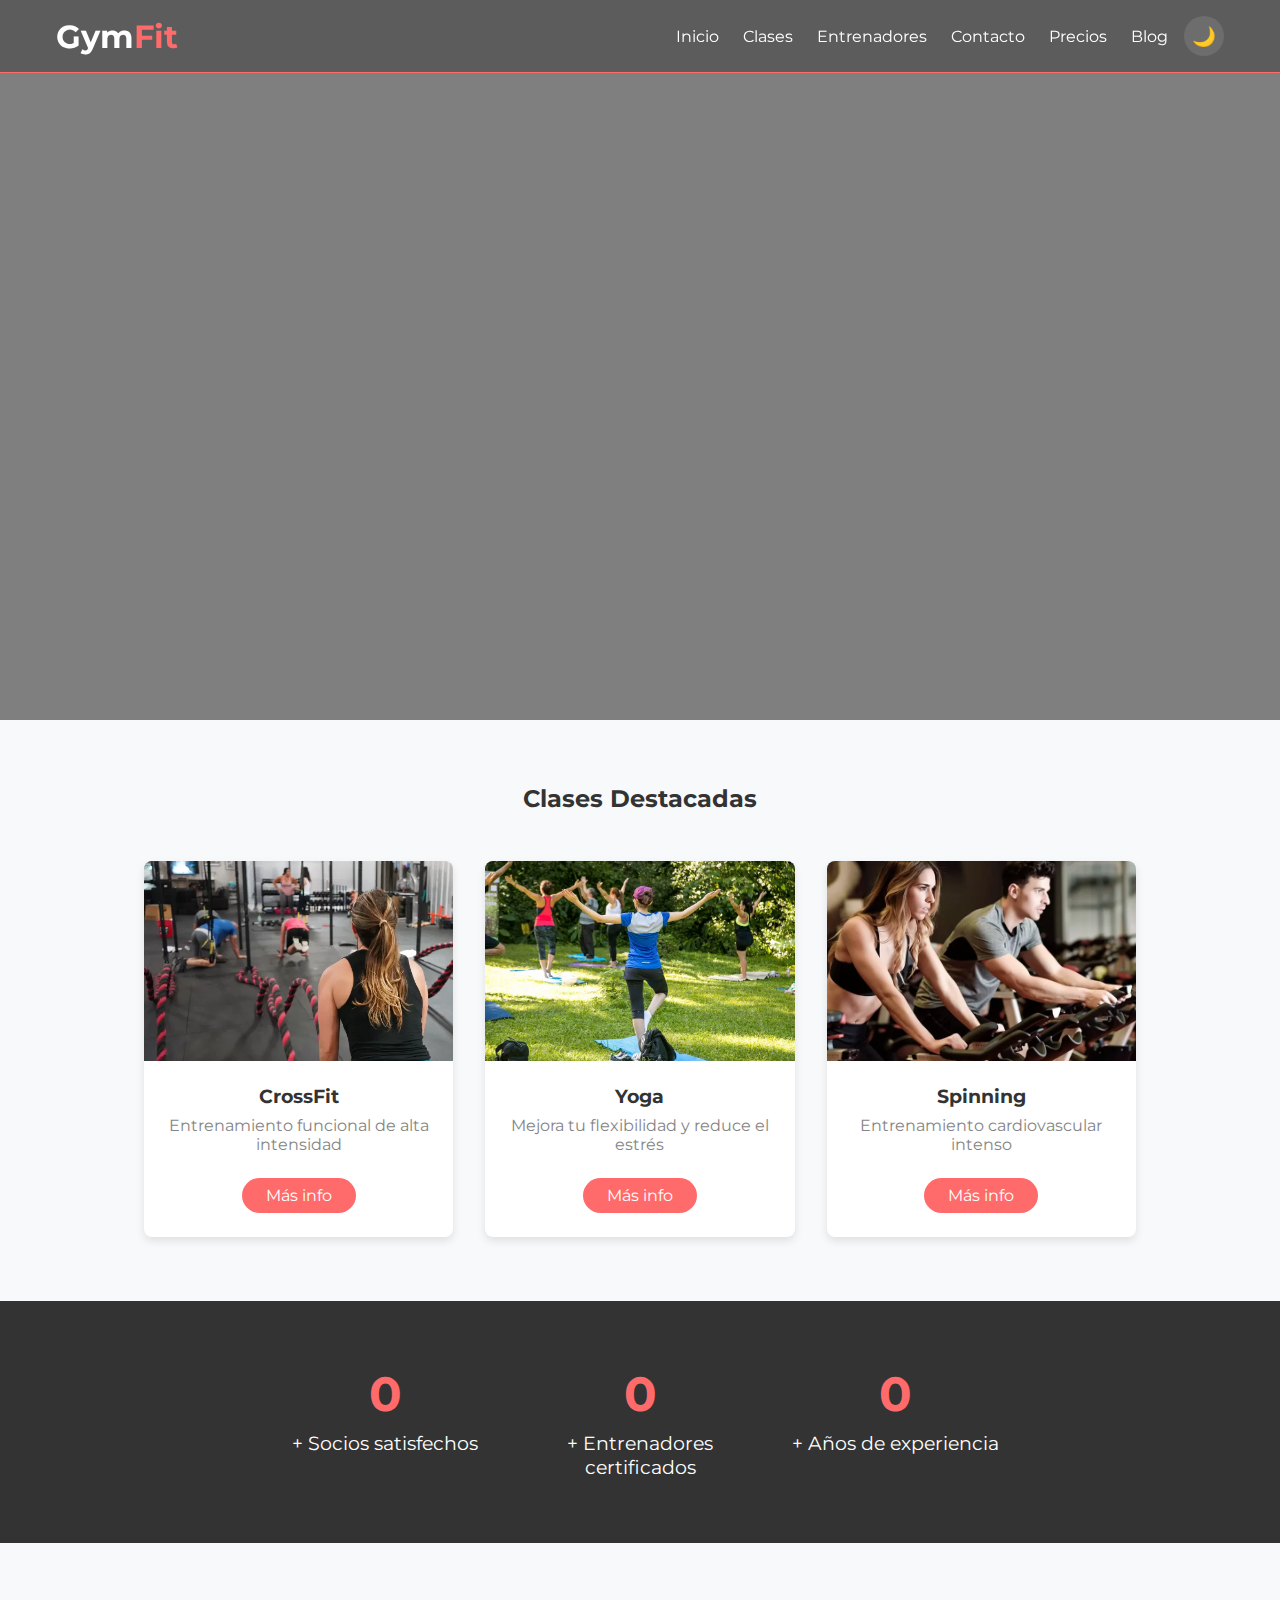
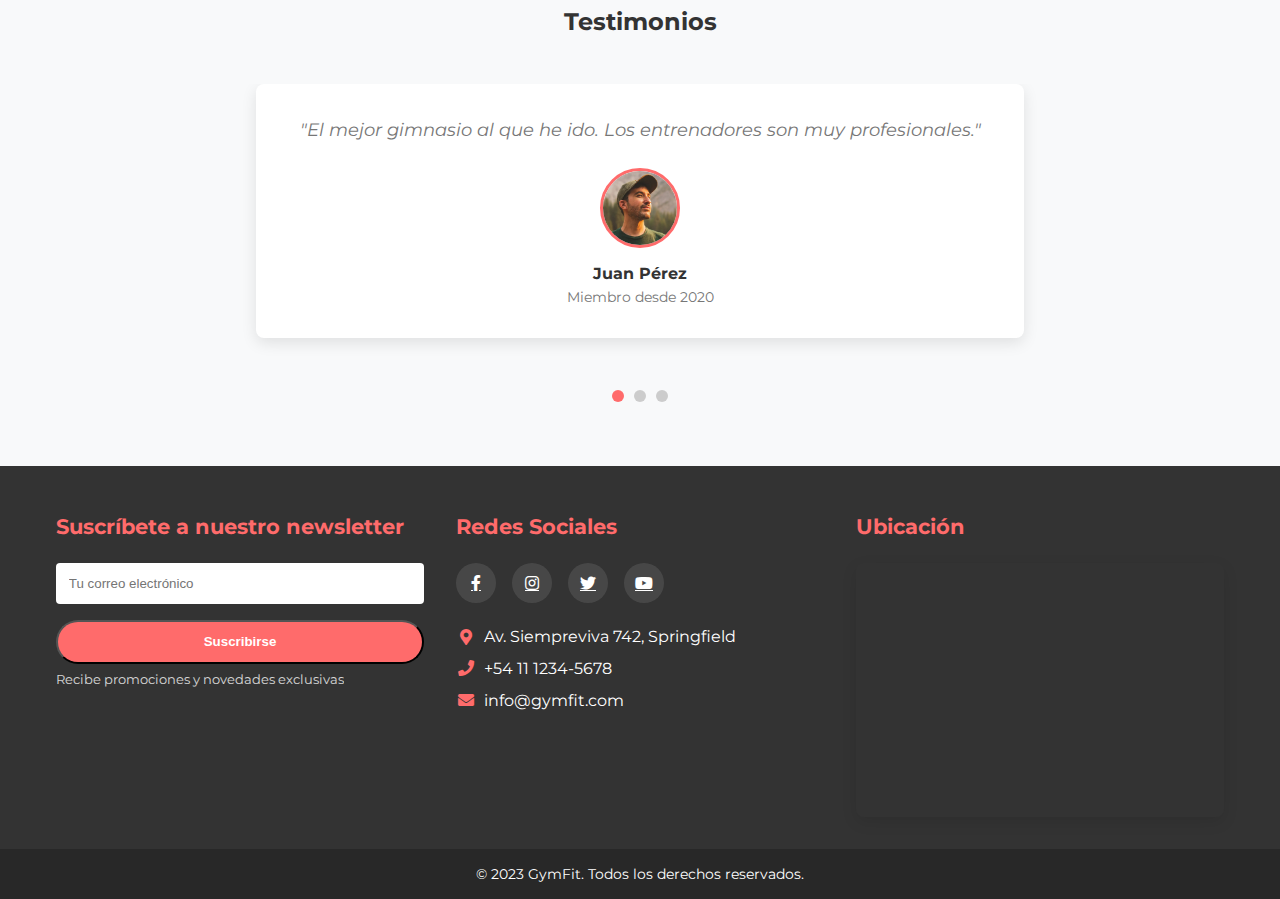
<file: index.html>
<!DOCTYPE html>
<html lang="es">

<head>
    <meta charset="UTF-8">
    <meta name="viewport" content="width=device-width, initial-scale=1.0">
    <link rel="preconnect" href="https://fonts.googleapis.com">
    <link rel="preconnect" href="https://fonts.gstatic.com" crossorigin>
    <link href="https://fonts.googleapis.com/css2?family=Montserrat:ital,wght@0,100..900;1,100..900&display=swap"
        rel="stylesheet">
    <link rel="stylesheet" href="https://cdnjs.cloudflare.com/ajax/libs/font-awesome/5.15.3/css/all.min.css">
    <link rel="stylesheet" href="./css/styles.css">
    <title>Gimnasio</title>
</head>

<body>
    <header>
        <div class="container">

            <div>
                <a href="#" class="logo">Gym<span>Fit</span></a>
            </div>

            <nav class="navbar">
                <input type="checkbox" id="menu-toggle" class="menu-toggle">
                <label for="menu-toggle" class="menu-icon">
                    <span class="hamburger"></span>
                </label>
                <ul class="menu">
                    <li><a href="./index.html">Inicio</a></li>
                    <li class="menu-item">
                        <a href="./pages/clases.html">Clases</a>
                        <ul class="submenu">
                            <li><a href="#">Musculación</a></li>
                            <li><a href="#">CrossFit</a></li>
                            <li><a href="#">Yoga</a></li>
                            <li><a href="#">Spinning</a></li>
                        </ul>
                    </li>
                    <li><a href="./pages/entrenadores.html">Entrenadores</a></li>
                    <li><a href="./pages/contacto.html">Contacto</a></li>
                    <li><a href="./pages/precio.html">Precios</a></li>
                    <li><a href="./pages/blog.html">Blog</a></li>

                </ul>
                <button id="theme-toggle" class="theme-switcher" aria-label="Cambiar tema" title="Cambiar tema">
                    <span class="theme-icon">🌙</span>
                </button>
            </nav>

        </div>
    </header>

    <!-- Hero -->
    <section class="hero">
        <div class="video-background">
            <iframe
                src="https://www.youtube.com/embed/uNN62f55EV0?autoplay=1&mute=1&loop=1&controls=0&playlist=uNN62f55EV0&rel=0&showinfo=0&cc_load_policy=0&iv_load_policy=3&modestbranding=1"
                frameborder="0" allowfullscreen allow="autoplay">
            </iframe>
        </div>
        <div class="hero-overlay">
            <div class="hero-content">
                <h1 class="hero-title animate-text">Transforma tu cuerpo</h1>
                <p class="hero-subtitle animate-text">Comienza tu viaje fitness hoy mismo</p>
                <a href="#" class="btn btn-primary animate-text">Únete ahora</a>
            </div>
        </div>
    </section>


    <section class="featured-classes">
        <div class="container-clases">
            <h2 class="section-title">Clases Destacadas</h2>
            <div class="classes-grid">
                <div class="class-card">
                    <div class="card-image">
                        <img src="img/clase-crossfit.webp" alt="Clase de CrossFit">
                    </div>
                    <div class="card-content">
                        <h3>CrossFit</h3>
                        <p>Entrenamiento funcional de alta intensidad</p>
                        <a href="#" class="btn btn-secondary">Más info</a>
                    </div>
                </div>

                <div class="class-card">
                    <div class="card-image">
                        <img src="img/clase-yoga.webp" alt="Clase de Yoga">
                    </div>
                    <div class="card-content">
                        <h3>Yoga</h3>
                        <p>Mejora tu flexibilidad y reduce el estrés</p>
                        <a href="#" class="btn btn-secondary">Más info</a>
                    </div>
                </div>

                <div class="class-card">
                    <div class="card-image">
                        <img src="img/clase-spinning.webp" alt="Clase de Spinning">
                    </div>
                    <div class="card-content">
                        <h3>Spinning</h3>
                        <p>Entrenamiento cardiovascular intenso</p>
                        <a href="#" class="btn btn-secondary">Más info</a>
                    </div>
                </div>
            </div>
        </div>
    </section>

    <section class="stats-counter">
        <div class="container-stats">
            <div class="stats-grid">
                <div class="stat-item">
                    <div class="counter" data-target="500">0</div>
                    <span>+ Socios satisfechos</span>
                </div>
                <div class="stat-item">
                    <div class="counter" data-target="20">0</div>
                    <span>+ Entrenadores certificados</span>
                </div>
                <div class="stat-item">
                    <div class="counter" data-target="10">0</div>
                    <span>+ Años de experiencia</span>
                </div>
            </div>
        </div>
    </section>

    <section class="testimonials">
        <div class="testimonials-container">
            <h2 class="section-title">Testimonios</h2>

            <div class="testimonial-carousel">
                <input type="radio" name="testimonial-slide" id="slide-1" checked>
                <input type="radio" name="testimonial-slide" id="slide-2">
                <input type="radio" name="testimonial-slide" id="slide-3">

                <div class="testimonial-slides">
                    <div class="testimonial-slide">
                        <div class="testimonial-card">
                            <div class="testimonial-content">
                                <p>"El mejor gimnasio al que he ido. Los entrenadores son muy profesionales."</p>
                                <div class="testimonial-author">
                                    <img src="img/juan-profile.webp" alt="Cliente satisfecho">
                                    <h4>Juan Pérez</h4>
                                    <span>Miembro desde 2020</span>
                                </div>
                            </div>
                        </div>
                    </div>

                    <div class="testimonial-slide">
                        <div class="testimonial-card">
                            <div class="testimonial-content">
                                <p>"He logrado resultados increíbles en solo 3 meses. ¡Totalmente recomendado!"</p>
                                <div class="testimonial-author">
                                    <img src="img/maria-profile.webp" alt="Cliente satisfecho">
                                    <h4>María Gómez</h4>
                                    <span>Miembro desde 2021</span>
                                </div>
                            </div>
                        </div>
                    </div>

                    <div class="testimonial-slide">
                        <div class="testimonial-card">
                            <div class="testimonial-content">
                                <p>"Ambiente increíble y equipos de última generación. No cambiaría por nada."</p>
                                <div class="testimonial-author">
                                    <img src="img/carlos-profile.webp" alt="Cliente satisfecho">
                                    <h4>Carlos Rodríguez</h4>
                                    <span>Miembro desde 2019</span>
                                </div>
                            </div>
                        </div>
                    </div>
                </div>

                <div class="testimonial-controls">
                    <label for="slide-1"></label>
                    <label for="slide-2"></label>
                    <label for="slide-3"></label>
                </div>
            </div>
        </div>
    </section>

    <script src="./js/counter.js"></script>

    <footer class="site-footer">
        <div class="footer-container">
            <div class="footer-column">
                <h3>Suscríbete a nuestro newsletter</h3>
                <form class="newsletter-form">
                    <input type="email" placeholder="Tu correo electrónico" required>
                    <button type="submit" class="btn btn-primary">Suscribirse</button>
                    <p class="form-note">Recibe promociones y novedades exclusivas</p>
                </form>
            </div>

            <div class="footer-column">
                <h3>Redes Sociales</h3>
                <div class="social-links">
                    <a href="#" class="social-icon"><i class="fab fa-facebook-f"></i></a>
                    <a href="#" class="social-icon"><i class="fab fa-instagram"></i></a>
                    <a href="#" class="social-icon"><i class="fab fa-twitter"></i></a>
                    <a href="#" class="social-icon"><i class="fab fa-youtube"></i></a>
                </div>
                <div class="contact-info">
                    <p><i class="fas fa-map-marker-alt"></i> Av. Siempreviva 742, Springfield</p>
                    <p><i class="fas fa-phone"></i> +54 11 1234-5678</p>
                    <p><i class="fas fa-envelope"></i> info@gymfit.com</p>
                </div>
            </div>

            <div class="footer-column">
                <h3>Ubicación</h3>
                <div class="map-container">
                    <iframe
                        src="https://www.google.com/maps/embed?pb=!1m18!1m12!1m3!1d4535.155933476929!2d-65.2959316246504!3d-24.189325978373464!2m3!1f0!2f0!3f0!3m2!1i1024!2i768!4f13.1!3m3!1m2!1s0x941b0f5bca584281%3A0xb1d519d50cac526d!2sFacultad%20de%20Ingenier%C3%ADa%20-%20UNJu!5e1!3m2!1ses-419!2sar!4v1743739895185!5m2!1ses-419!2sar"
                        width="100%" height="250" style="border:0;" allowfullscreen="" loading="lazy">
                    </iframe>
                </div>
            </div>
        </div>
        <div class="footer-bottom">
            <p>&copy; 2023 GymFit. Todos los derechos reservados.</p>
        </div>
        </div>

    </footer>

    <script src="./js/theme.js"></script>
</body>

</html>
</file>
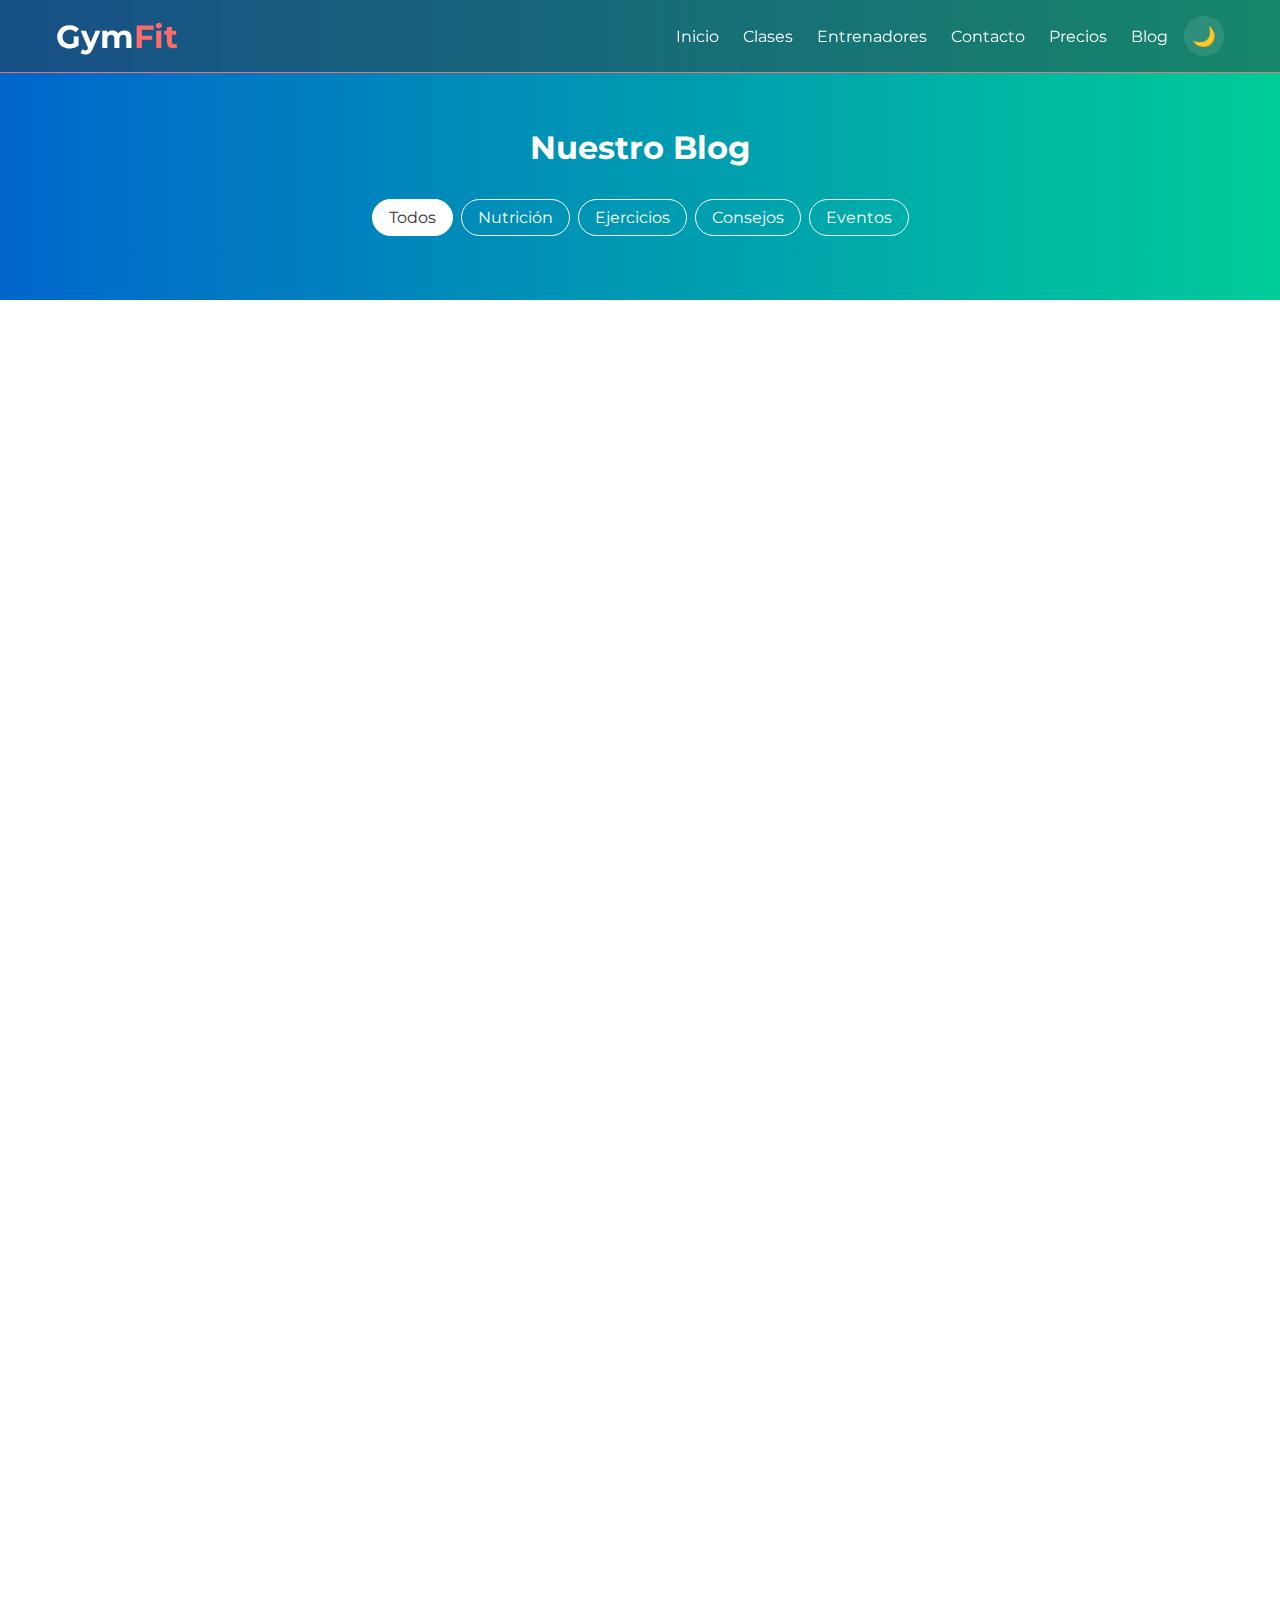
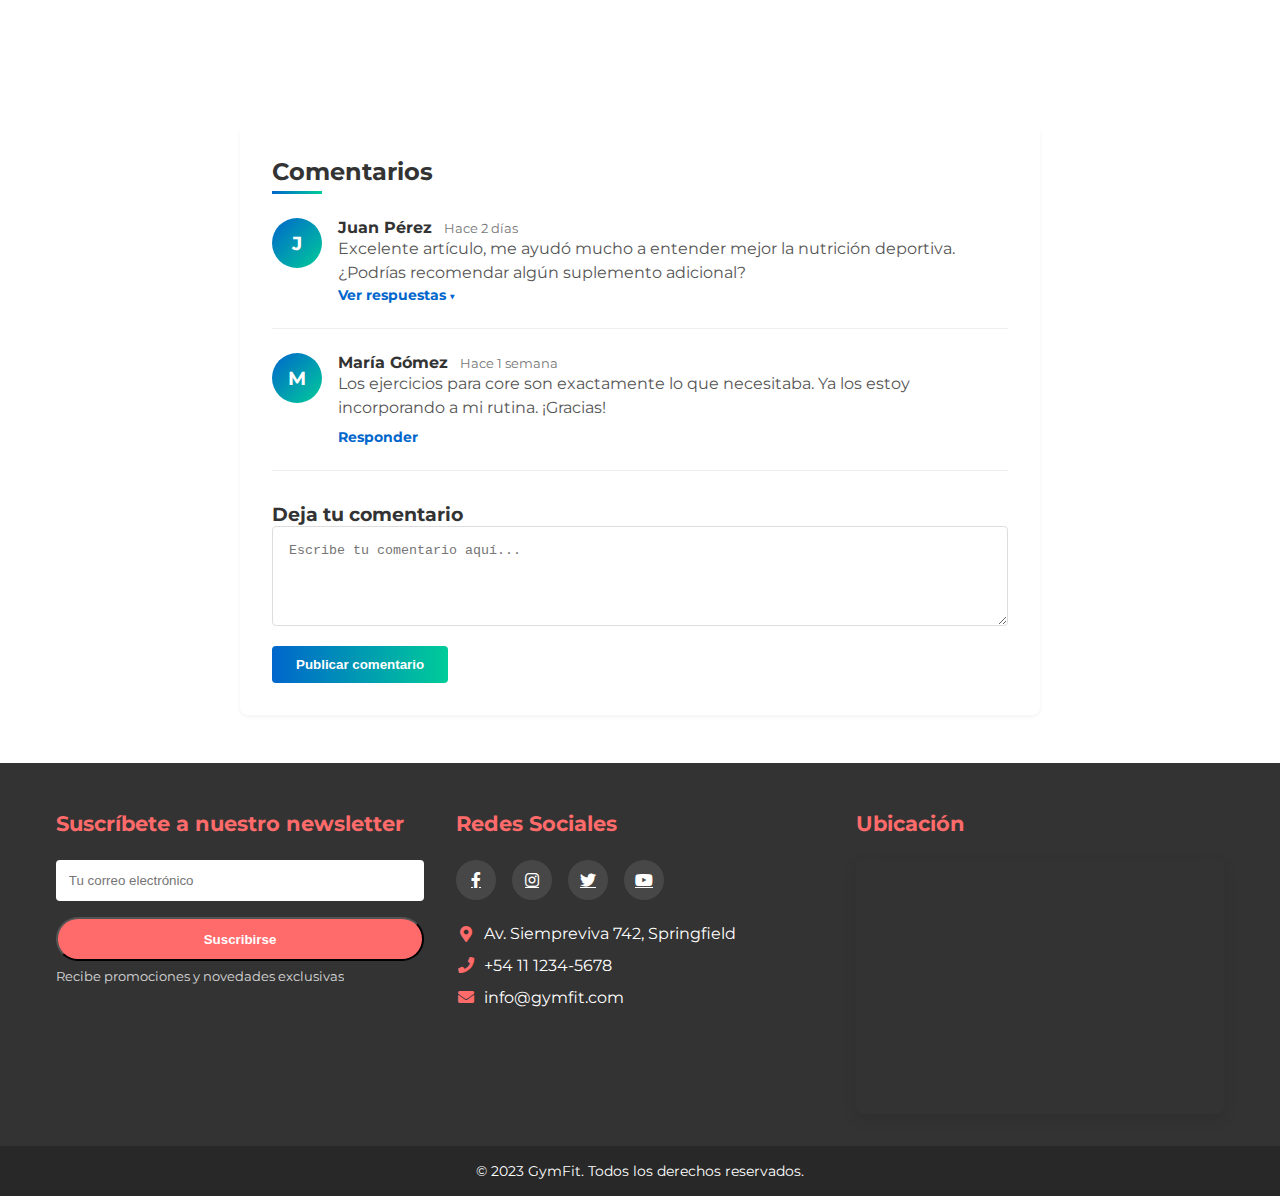
<file: pages/blog.html>
<!DOCTYPE html>
<html lang="es">

<head>
    <meta charset="UTF-8">
    <meta name="viewport" content="width=device-width, initial-scale=1.0">
    <title>Blog - Gimnasio</title>
    <link rel="preconnect" href="https://fonts.googleapis.com">
    <link rel="preconnect" href="https://fonts.gstatic.com" crossorigin>
    <link href="https://fonts.googleapis.com/css2?family=Montserrat:ital,wght@0,100..900;1,100..900&display=swap"
        rel="stylesheet">
    <link rel="stylesheet" href="https://cdnjs.cloudflare.com/ajax/libs/font-awesome/5.15.3/css/all.min.css">
    <link rel="stylesheet" href="../css/styles.css">
    <link rel="stylesheet" href="../css/contacto.css">
    <link rel="stylesheet" href="../css/blog.css">
</head>

<body>
    <!-- Inputs radio para filtrado - deben estar al principio del body -->
    <input type="radio" id="filter-all" name="filter" checked class="filter-radio">
    <input type="radio" id="filter-nutricion" name="filter" class="filter-radio">
    <input type="radio" id="filter-ejercicios" name="filter" class="filter-radio">
    <input type="radio" id="filter-consejos" name="filter" class="filter-radio">
    <input type="radio" id="filter-eventos" name="filter" class="filter-radio">

    <header>
        <div class="container">
            <div>
                <a href="/index.html" class="logo">Gym<span>Fit</span></a>
            </div>

            <nav class="navbar">
                <input type="checkbox" id="menu-toggle" class="menu-toggle">
                <label for="menu-toggle" class="menu-icon">
                    <span class="hamburger"></span>
                </label>
                <ul class="menu">
                    <li><a href="../index.html">Inicio</a></li>
                    <li class="menu-item">
                        <a href="./clases.html">Clases</a>
                        <ul class="submenu">
                            <li><a href="#">Musculación</a></li>
                            <li><a href="#">CrossFit</a></li>
                            <li><a href="#">Yoga</a></li>
                            <li><a href="#">Spinning</a></li>
                        </ul>
                    </li>
                    <li><a href="./entrenadores.html">Entrenadores</a></li>
                    <li><a href="./contacto.html">Contacto</a></li>
                    <li><a href="./precio.html">Precios</a></li>
                    <li><a href="./blog.html">Blog</a></li>
                </ul>
                <button id="theme-toggle" class="theme-switcher" aria-label="Cambiar tema">
                    <span class="theme-icon">🌙</span>
                </button>
            </nav>

        </div>
    </header>

    <main>
        <section class="blog-header">
            <h1>Nuestro Blog</h1>
            <div class="tag-filter">
                <label for="filter-all" class="tag-btn active">Todos</label>
                <label for="filter-nutricion" class="tag-btn">Nutrición</label>
                <label for="filter-ejercicios" class="tag-btn">Ejercicios</label>
                <label for="filter-consejos" class="tag-btn">Consejos</label>
                <label for="filter-eventos" class="tag-btn">Eventos</label>
            </div>

            <!-- Añade esto al principio del body -->
            <input type="radio" id="all" name="filter" checked hidden>
            <input type="radio" id="nutricion" name="filter" hidden>
            <input type="radio" id="ejercicios" name="filter" hidden>
            <input type="radio" id="consejos" name="filter" hidden>
            <input type="radio" id="eventos" name="filter" hidden>
        </section>

        <div class="blog-grid">
            <article class="blog-card featured" data-tags="nutricion">
                <div class="blog-image">
                    <img src="../img/nutricion-blog.webp" alt="Alimentación saludable">
                </div>
                <div class="blog-content">
                    <span class="blog-tag">Nutrición</span>
                    <h2>Guía completa de alimentación para deportistas</h2>
                    <p class="blog-excerpt">Descubre los mejores alimentos para maximizar tu rendimiento en el gimnasio y
                        recuperación muscular.</p>
                    <a href="#" class="read-more">Leer más</a>
                </div>
            </article>

            <article class="blog-card" data-tags="ejercicios">
                <div class="blog-image">
                    <img src="../img/ejercicio-blog.webp" alt="Ejercicios">
                </div>
                <div class="blog-content">
                    <span class="blog-tag">Ejercicios</span>
                    <h2>5 ejercicios para fortalecer tu core</h2>
                    <p class="blog-excerpt">Aprende estos movimientos esenciales para mejorar tu postura y prevenir lesiones.</p>
                    <a href="#" class="read-more">Leer más</a>
                </div>
            </article>

            <article class="blog-card" data-tags="consejos">
                <div class="blog-image">
                    <img src="../img/consejos-blog.webp" alt="Consejos">
                </div>
                <div class="blog-content">
                    <span class="blog-tag">Consejos</span>
                    <h2>Cómo mantener la motivación en tu rutina</h2>
                    <p class="blog-excerpt">Trucos psicológicos para no abandonar tus objetivos fitness.</p>
                    <a href="#" class="read-more">Leer más</a>
                </div>
            </article>

            <article class="blog-card" data-tags="eventos">
                <div class="blog-image">
                    <img src="../img/competencia-blog.webp" alt="Eventos">
                </div>
                <div class="blog-content">
                    <span class="blog-tag">Eventos</span>
                    <h2>Próximas competencias de fitness</h2>
                    <p class="blog-excerpt">Calendario de eventos deportivos en los que puedes participar este año.</p>
                    <a href="#" class="read-more">Leer más</a>
                </div>
            </article>

            <article class="blog-card" data-tags="nutricion consejos">
                <div class="blog-image">
                    <img src="../img/proteinas-blog.webp" alt="Consejos nutrición">
                </div>
                <div class="blog-content">
                    <span class="blog-tag">Nutrición, Consejos</span>
                    <h2>Mitos sobre las dietas proteicas</h2>
                    <p class="blog-excerpt">Desmentimos las creencias más comunes sobre el consumo de proteínas.</p>
                    <a href="#" class="read-more">Leer más</a>
                </div>
            </article>
        </div>

        <section class="comments-section">
            <h2 class="comments-title">Comentarios</h2>

            <div class="comment">
                <div class="comment-avatar" data-initial="J"></div>
                <div class="comment-content">
                    <div class="comment-header">
                        <span class="comment-author">Juan Pérez</span>
                        <span class="comment-date">Hace 2 días</span>
                    </div>
                    <p class="comment-text">Excelente artículo, me ayudó mucho a entender mejor la nutrición deportiva. ¿Podrías
                        recomendar algún suplemento adicional?</p>
                    <label class="comment-reply-btn" for="reply-1">Ver respuestas</label>
                    <input type="checkbox" id="reply-1" class="comment-reply-btn" hidden>
                    <div class="comment-replies">
                    </div>
                </div>
            </div>

            <div class="comment">
                <div class="comment-avatar" data-initial="M"></div>
                <div class="comment-content">
                    <div class="comment-header">
                        <span class="comment-author">María Gómez</span>
                        <span class="comment-date">Hace 1 semana</span>
                    </div>
                    <p class="comment-text">Los ejercicios para core son exactamente lo que necesitaba. Ya los estoy incorporando
                        a mi rutina. ¡Gracias!</p>
                    <div class="comment-reply">
                        <a href="#">Responder</a>
                    </div>
                </div>
            </div>

            <form class="comment-form">
                <h3>Deja tu comentario</h3>
                <textarea placeholder="Escribe tu comentario aquí..."></textarea>
                <button type="submit">Publicar comentario</button>
            </form>
        </section>
    </main>



    <footer class="site-footer">
        <div class="footer-container">
            <div class="footer-column">
                <h3>Suscríbete a nuestro newsletter</h3>
                <form class="newsletter-form">
                    <input type="email" placeholder="Tu correo electrónico" required>
                    <button type="submit" class="btn btn-primary">Suscribirse</button>
                    <p class="form-note">Recibe promociones y novedades exclusivas</p>
                </form>
            </div>

            <div class="footer-column">
                <h3>Redes Sociales</h3>
                <div class="social-links">
                    <a href="#" class="social-icon"><i class="fab fa-facebook-f"></i></a>
                    <a href="#" class="social-icon"><i class="fab fa-instagram"></i></a>
                    <a href="#" class="social-icon"><i class="fab fa-twitter"></i></a>
                    <a href="#" class="social-icon"><i class="fab fa-youtube"></i></a>
                </div>
                <div class="contact-info">
                    <p><i class="fas fa-map-marker-alt"></i> Av. Siempreviva 742, Springfield</p>
                    <p><i class="fas fa-phone"></i> +54 11 1234-5678</p>
                    <p><i class="fas fa-envelope"></i> info@gymfit.com</p>
                </div>
            </div>

            <div class="footer-column">
                <h3>Ubicación</h3>
                <div class="map-container">
                    <iframe
                        src="https://www.google.com/maps/embed?pb=!1m18!1m12!1m3!1d4535.155933476929!2d-65.2959316246504!3d-24.189325978373464!2m3!1f0!2f0!3f0!3m2!1i1024!2i768!4f13.1!3m3!1m2!1s0x941b0f5bca584281%3A0xb1d519d50cac526d!2sFacultad%20de%20Ingenier%C3%ADa%20-%20UNJu!5e1!3m2!1ses-419!2sar!4v1743739895185!5m2!1ses-419!2sar"
                        width="100%" height="250" style="border:0;" allowfullscreen="" loading="lazy">
                    </iframe>
                </div>
            </div>
        </div>
        <div class="footer-bottom">
            <p>&copy; 2023 GymFit. Todos los derechos reservados.</p>
        </div>
        </div>

    </footer>

    <script src="../js/theme.js"></script>
</body>

</html>
</file>
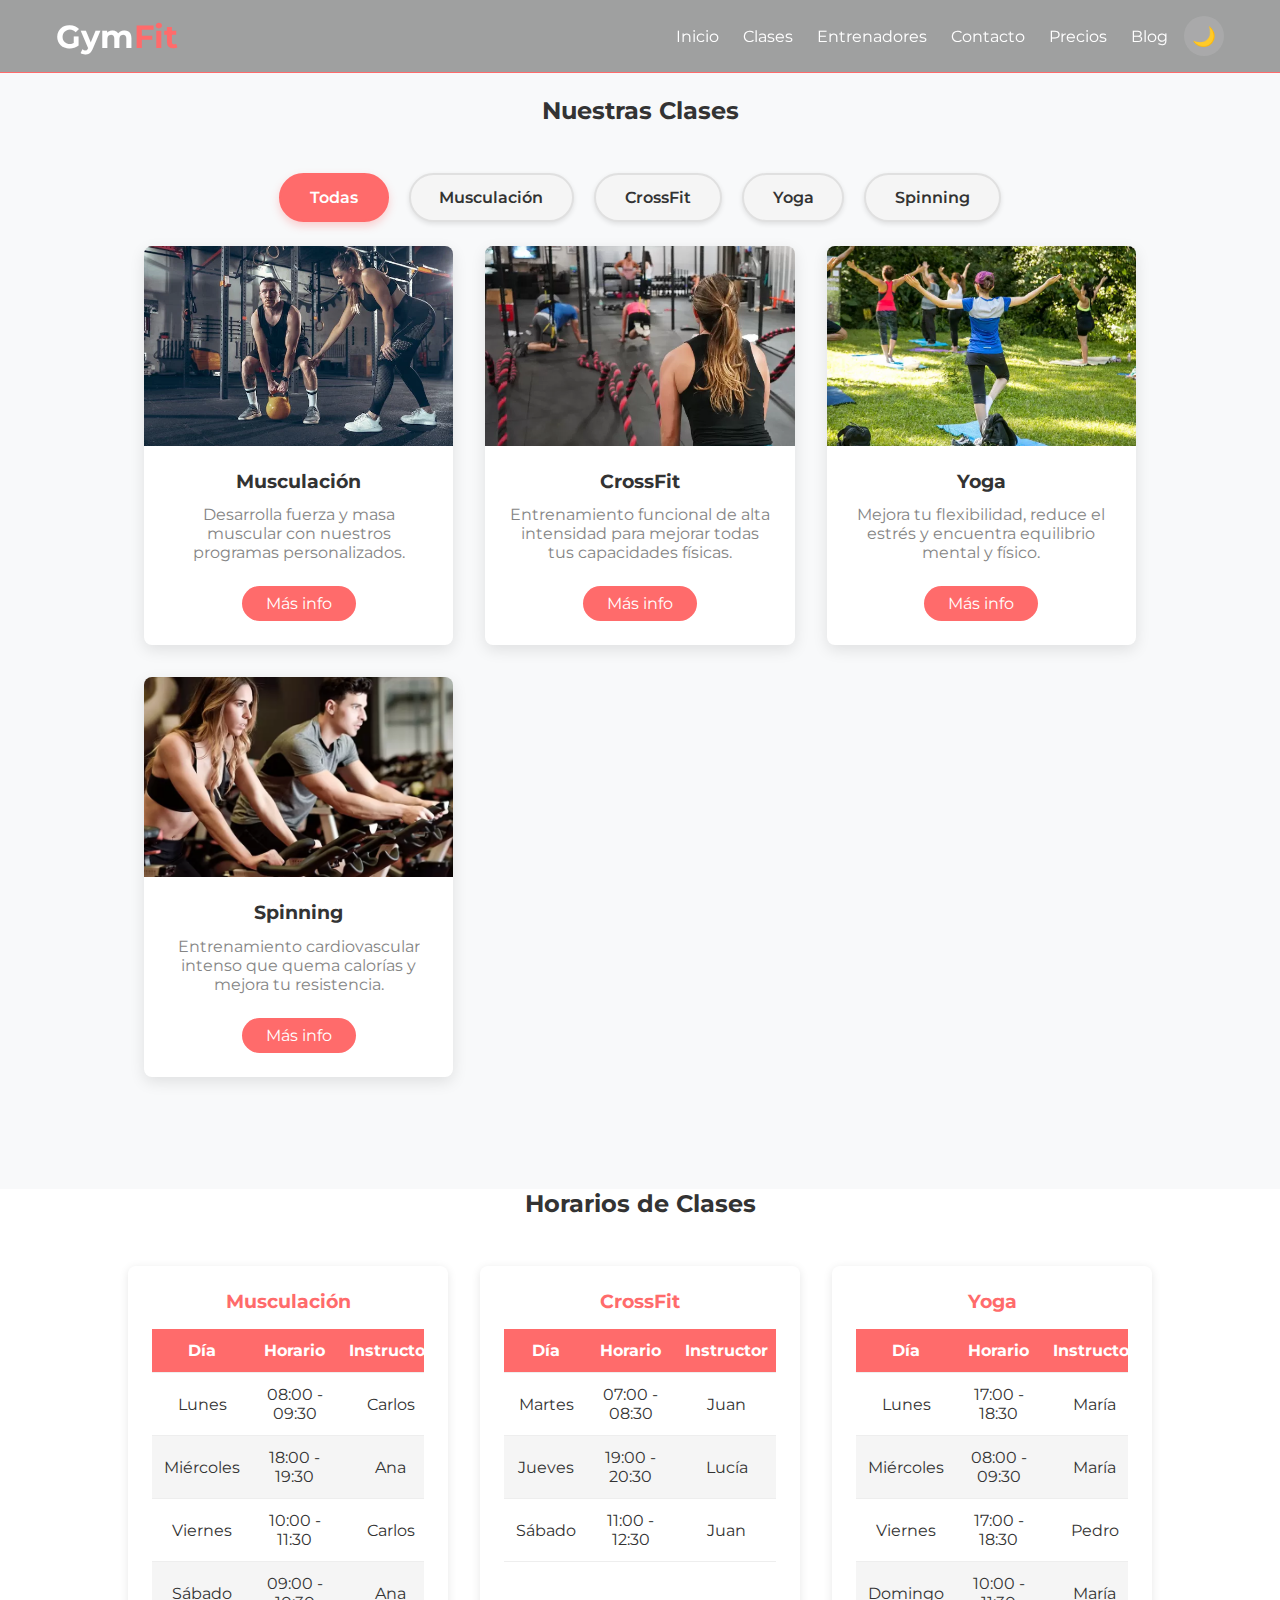
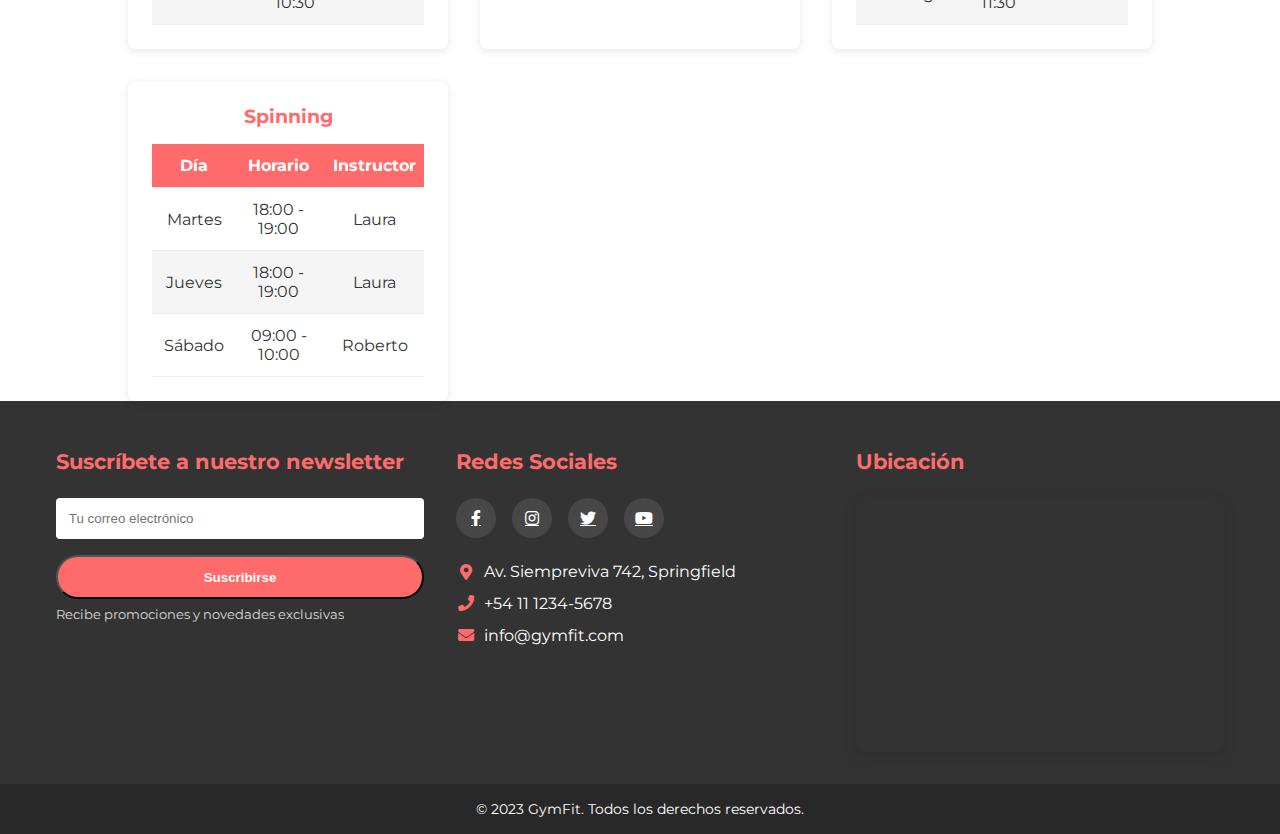
<file: pages/clases.html>
<!DOCTYPE html>
<html lang="es">

<head>
    <meta charset="UTF-8">
    <meta name="viewport" content="width=device-width, initial-scale=1.0">
    <title>Clases - GymFit</title>
    <link rel="preconnect" href="https://fonts.googleapis.com">
    <link rel="preconnect" href="https://fonts.gstatic.com" crossorigin>
    <link href="https://fonts.googleapis.com/css2?family=Montserrat:ital,wght@0,100..900;1,100..900&display=swap"
        rel="stylesheet">
    <link rel="stylesheet" href="https://cdnjs.cloudflare.com/ajax/libs/font-awesome/5.15.3/css/all.min.css">
    <link rel="stylesheet" href="../css/styles.css">
    <link rel="stylesheet" href="../css/clases.css">
</head>

<body>
    <header>
        <div class="container">
            <div>
                <a href="../index.html" class="logo">Gym<span>Fit</span></a>
            </div>
            <nav class="navbar">
                <input type="checkbox" id="menu-toggle" class="menu-toggle">
                <label for="menu-toggle" class="menu-icon">
                    <span class="hamburger"></span>
                </label>
                <ul class="menu">
                    <li><a href="../index.html">Inicio</a></li>
                    <li class="menu-item active">
                        <a href="#">Clases</a>
                        <ul class="submenu">
                            <li><a href="#musculacion">Musculación</a></li>
                            <li><a href="#crossfit">CrossFit</a></li>
                            <li><a href="#yoga">Yoga</a></li>
                            <li><a href="#spinning">Spinning</a></li>
                        </ul>
                    </li>
                    <li><a href="./entrenadores.html">Entrenadores</a></li>
                    <li><a href="./contacto.html">Contacto</a></li>
                    <li><a href="./precio.html">Precios</a></li>
                    <li><a href="./blog.html">Blog</a></li>

                </ul>
                <button id="theme-toggle" class="theme-switcher" aria-label="Cambiar tema">
                    <span class="theme-icon">🌙</span>
                </button>
            </nav>

        </div>
    </header>

    <main class="classes-page">
        <section class="featured-classes">
            <div class="container-clases">
                <h2 class="section-title">Nuestras Clases</h2>

                <div class="filter-container">
                    <input type="radio" id="filter-all" name="filter" checked>
                    <label for="filter-all">Todas</label>

                    <input type="radio" id="filter-musculacion" name="filter">
                    <label for="filter-musculacion">Musculación</label>

                    <input type="radio" id="filter-crossfit" name="filter">
                    <label for="filter-crossfit">CrossFit</label>

                    <input type="radio" id="filter-yoga" name="filter">
                    <label for="filter-yoga">Yoga</label>

                    <input type="radio" id="filter-spinning" name="filter">
                    <label for="filter-spinning">Spinning</label>

                    <div class="classes-grid">
                        <!-- Musculación -->
                        <div class="class-card" data-category="musculacion">
                            <div class="card-image">
                                <img src="../img/clase-musculacion.webp" alt="Clase de Musculación">
                                <div class="card-overlay">
                                    <p>Desarrolla fuerza y masa muscular con nuestros programas personalizados.</p>
                                </div>
                            </div>
                            <div class="card-content">
                                <h3>Musculación</h3>
                                <p>Desarrolla fuerza y masa muscular con nuestros programas personalizados.</p>
                                <a href="#" class="btn btn-secondary">Más info</a>
                            </div>
                        </div>

                        <!-- CrossFit -->
                        <div class="class-card" data-category="crossfit">
                            <div class="card-image">
                                <img src="../img/clase-crossfit.webp" alt=" Clase de CrossFit">
                                <div class="card-overlay">
                                    <p>Entrenamiento funcional de alta intensidad para mejorar todas tus capacidades físicas.</p>
                                </div>
                            </div>
                            <div class="card-content">
                                <h3>CrossFit</h3>
                                <p>Entrenamiento funcional de alta intensidad para mejorar todas tus capacidades físicas.</p>
                                <a href="#" class="btn btn-secondary">Más info</a>
                            </div>
                        </div>

                        <!-- Yoga -->
                        <div class="class-card" data-category="yoga">
                            <div class="card-image">
                                <img src="../img/clase-yoga.webp" alt="Clase de Yoga">
                                <div class="card-overlay">
                                    <p>Mejora tu flexibilidad, reduce el estrés y encuentra equilibrio mental y físico.</p>
                                </div>
                            </div>
                            <div class="card-content">
                                <h3>Yoga</h3>
                                <p>Mejora tu flexibilidad, reduce el estrés y encuentra equilibrio mental y físico.</p>
                                <a href="#" class="btn btn-secondary">Más info</a>
                            </div>
                        </div>

                        <!-- Spinning -->
                        <div class="class-card" data-category="spinning">
                            <div class="card-image">
                                <img src="../img/clase-spinning.webp" alt="Clase de Spinning">
                                <div class="card-overlay">
                                    <p>Entrenamiento cardiovascular intenso que quema calorías y mejora tu resistencia.</p>
                                </div>
                            </div>
                            <div class="card-content">
                                <h3>Spinning</h3>
                                <p>Entrenamiento cardiovascular intenso que quema calorías y mejora tu resistencia.</p>
                                <a href="#" class="btn btn-secondary">Más info</a>
                            </div>
                        </div>
                    </div>
                </div>
            </div>
        </section>

        <section class="class-schedules">
            <div class="container-clases">
                <h2 class="section-title">Horarios de Clases</h2>

                <div class="schedule-container">
                    <div class="schedule-card" data-category="musculacion">
                        <h3>Musculación</h3>
                        <div class="schedule-table">
                            <table>
                                <thead>
                                    <tr>
                                        <th>Día</th>
                                        <th>Horario</th>
                                        <th>Instructor</th>
                                    </tr>
                                </thead>
                                <tbody>
                                    <tr>
                                        <td>Lunes</td>
                                        <td>08:00 - 09:30</td>
                                        <td>Carlos</td>
                                    </tr>
                                    <tr>
                                        <td>Miércoles</td>
                                        <td>18:00 - 19:30</td>
                                        <td>Ana</td>
                                    </tr>
                                    <tr>
                                        <td>Viernes</td>
                                        <td>10:00 - 11:30</td>
                                        <td>Carlos</td>
                                    </tr>
                                    <tr>
                                        <td>Sábado</td>
                                        <td>09:00 - 10:30</td>
                                        <td>Ana</td>
                                    </tr>
                                </tbody>
                            </table>
                        </div>
                    </div>


                    <div class="schedule-card" data-category="crossfit">
                        <h3>CrossFit</h3>
                        <div class="schedule-table">
                            <table>
                                <thead>
                                    <tr>
                                        <th>Día</th>
                                        <th>Horario</th>
                                        <th>Instructor</th>
                                    </tr>
                                </thead>
                                <tbody>
                                    <tr>
                                        <td>Martes</td>
                                        <td>07:00 - 08:30</td>
                                        <td>Juan</td>
                                    </tr>
                                    <tr>
                                        <td>Jueves</td>
                                        <td>19:00 - 20:30</td>
                                        <td>Lucía</td>
                                    </tr>
                                    <tr>
                                        <td>Sábado</td>
                                        <td>11:00 - 12:30</td>
                                        <td>Juan</td>
                                    </tr>
                                </tbody>
                            </table>
                        </div>
                    </div>


                    <div class="schedule-card" data-category="yoga">
                        <h3>Yoga</h3>
                        <div class="schedule-table">
                            <table>
                                <thead>
                                    <tr>
                                        <th>Día</th>
                                        <th>Horario</th>
                                        <th>Instructor</th>
                                    </tr>
                                </thead>
                                <tbody>
                                    <tr>
                                        <td>Lunes</td>
                                        <td>17:00 - 18:30</td>
                                        <td>María</td>
                                    </tr>
                                    <tr>
                                        <td>Miércoles</td>
                                        <td>08:00 - 09:30</td>
                                        <td>María</td>
                                    </tr>
                                    <tr>
                                        <td>Viernes</td>
                                        <td>17:00 - 18:30</td>
                                        <td>Pedro</td>
                                    </tr>
                                    <tr>
                                        <td>Domingo</td>
                                        <td>10:00 - 11:30</td>
                                        <td>María</td>
                                    </tr>
                                </tbody>
                            </table>
                        </div>
                    </div>

                    <div class="schedule-card" data-category="spinning">
                        <h3>Spinning</h3>
                        <div class="schedule-table">
                            <table>
                                <thead>
                                    <tr>
                                        <th>Día</th>
                                        <th>Horario</th>
                                        <th>Instructor</th>
                                    </tr>
                                </thead>
                                <tbody>
                                    <tr>
                                        <td>Martes</td>
                                        <td>18:00 - 19:00</td>
                                        <td>Laura</td>
                                    </tr>
                                    <tr>
                                        <td>Jueves</td>
                                        <td>18:00 - 19:00</td>
                                        <td>Laura</td>
                                    </tr>
                                    <tr>
                                        <td>Sábado</td>
                                        <td>09:00 - 10:00</td>
                                        <td>Roberto</td>
                                    </tr>
                                </tbody>
                            </table>
                        </div>
                    </div>
                </div>
            </div>
        </section>
    </main>

    <footer class="site-footer">
        <div class="footer-container">
            <div class="footer-column">
                <h3>Suscríbete a nuestro newsletter</h3>
                <form class="newsletter-form">
                    <input type="email" placeholder="Tu correo electrónico" required>
                    <button type="submit" class="btn btn-primary">Suscribirse</button>
                    <p class="form-note">Recibe promociones y novedades exclusivas</p>
                </form>
            </div>

            <div class="footer-column">
                <h3>Redes Sociales</h3>
                <div class="social-links">
                    <a href="#" class="social-icon"><i class="fab fa-facebook-f"></i></a>
                    <a href="#" class="social-icon"><i class="fab fa-instagram"></i></a>
                    <a href="#" class="social-icon"><i class="fab fa-twitter"></i></a>
                    <a href="#" class="social-icon"><i class="fab fa-youtube"></i></a>
                </div>
                <div class="contact-info">
                    <p><i class="fas fa-map-marker-alt"></i> Av. Siempreviva 742, Springfield</p>
                    <p><i class="fas fa-phone"></i> +54 11 1234-5678</p>
                    <p><i class="fas fa-envelope"></i> info@gymfit.com</p>
                </div>
            </div>

            <div class="footer-column">
                <h3>Ubicación</h3>
                <div class="map-container">
                    <iframe
                        src="https://www.google.com/maps/embed?pb=!1m18!1m12!1m3!1d4535.155933476929!2d-65.2959316246504!3d-24.189325978373464!2m3!1f0!2f0!3f0!3m2!1i1024!2i768!4f13.1!3m3!1m2!1s0x941b0f5bca584281%3A0xb1d519d50cac526d!2sFacultad%20de%20Ingenier%C3%ADa%20-%20UNJu!5e1!3m2!1ses-419!2sar!4v1743739895185!5m2!1ses-419!2sar"
                        width="100%" height="250" style="border:0;" allowfullscreen="" loading="lazy">
                    </iframe>
                </div>
            </div>
        </div>
        <div class="footer-bottom">
            <p>&copy; 2023 GymFit. Todos los derechos reservados.</p>
        </div>
        </div>

    </footer>

    <script src="../js/theme.js"></script>
</body>

</html>
</file>
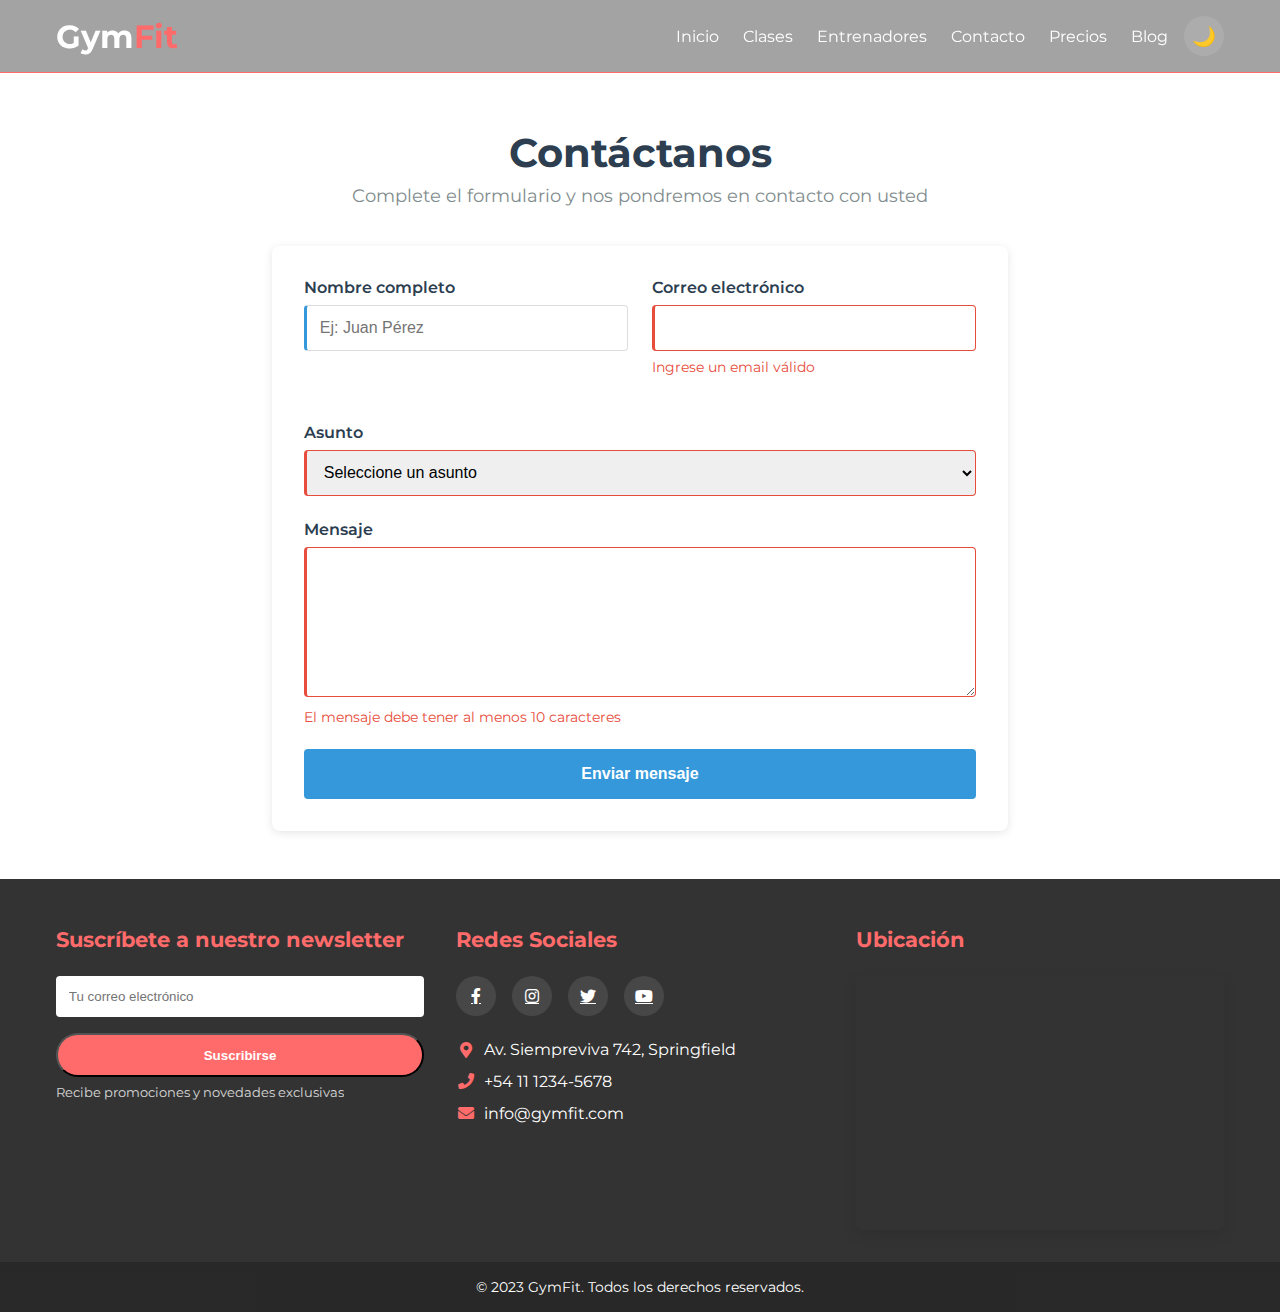
<file: pages/contacto.html>
<!DOCTYPE html>
<html lang="es">

<head>
    <meta charset="UTF-8">
    <meta name="viewport" content="width=device-width, initial-scale=1.0">
    <title>Contacto - Gimnasio</title>
    <link rel="preconnect" href="https://fonts.googleapis.com">
    <link rel="preconnect" href="https://fonts.gstatic.com" crossorigin>
    <link href="https://fonts.googleapis.com/css2?family=Montserrat:ital,wght@0,100..900;1,100..900&display=swap"
        rel="stylesheet">
    <link rel="stylesheet" href="https://cdnjs.cloudflare.com/ajax/libs/font-awesome/5.15.3/css/all.min.css">
    <link rel="stylesheet" href="../css/styles.css">
    <link rel="stylesheet" href="../css/contacto.css">
</head>

<body>
    <header>
        <div class="container">
            <div>
                <a href="/index.html" class="logo">Gym<span>Fit</span></a>
            </div>

            <nav class="navbar">
                <input type="checkbox" id="menu-toggle" class="menu-toggle">
                <label for="menu-toggle" class="menu-icon">
                    <span class="hamburger"></span>
                </label>
                <ul class="menu">
                    <li><a href="../index.html">Inicio</a></li>
                    <li class="menu-item">
                        <a href="./clases.html">Clases</a>
                        <ul class="submenu">
                            <li><a href="#">Musculación</a></li>
                            <li><a href="#">CrossFit</a></li>
                            <li><a href="#">Yoga</a></li>
                            <li><a href="#">Spinning</a></li>
                        </ul>
                    </li>
                    <li><a href="./entrenadores.html">Entrenadores</a></li>
                    <li><a href="./contacto.html">Contacto</a></li>
                    <li><a href="./precio.html">Precios</a></li>
                    <li><a href="./blog.html">Blog</a></li>
                </ul>
                <button id="theme-toggle" class="theme-switcher" aria-label="Cambiar tema">
                    <span class="theme-icon">🌙</span>
                </button>
            </nav>

        </div>
    </header>

    <main class="contact-main">
        <section class="contact-section">
            <div class="contact-header">
                <h1>Contáctanos</h1>
                <p>Complete el formulario y nos pondremos en contacto con usted</p>
            </div>

            <form class="contact-form" action="#contact-confirmation" method="get" target="_self">
                <div class="form-row">
                    <div class="form-group">
                        <label for="name">Nombre completo</label>
                        <input type="text" id="name" name="name" required pattern="[A-Za-záéíóúÁÉÍÓÚñÑ ]{3,}"
                            placeholder="Ej: Juan Pérez">
                        <span class="form-error">Mínimo 3 caracteres, solo letras</span>
                    </div>

                    <div class="form-group">
                        <label for="email">Correo electrónico</label>
                        <input type="email" id="email" name="email" required>
                        <span class="form-error">Ingrese un email válido</span>
                    </div>
                </div>

                <div class="form-group">
                    <label for="subject">Asunto</label>
                    <select id="subject" name="subject" required>
                        <option value="">Seleccione un asunto</option>
                        <option value="membership">Membresías</option>
                        <option value="classes">Clases</option>
                        <option value="trainers">Entrenadores</option>
                    </select>
                </div>

                <div class="form-group">
                    <label for="message">Mensaje</label>
                    <textarea id="message" name="message" required minlength="10"></textarea>
                    <span class="form-error">El mensaje debe tener al menos 10 caracteres</span>
                </div>

                <button type="submit" class="submit-btn">
                    Enviar mensaje
                </button>
            </form>

            <!-- Modal de confirmación -->
            <div id="contact-confirmation" class="confirmation-modal">
                <div class="modal-content">
                    <h2>¡Mensaje Enviado!</h2>
                    <p>Gracias por contactarnos. Nos pondremos en contacto contigo pronto.</p>
                    <a href="#" class="modal-close-btn">Aceptar</a>
                </div>
            </div>
        </section>
    </main>

    <footer class="site-footer">
        <div class="footer-container">
            <div class="footer-column">
                <h3>Suscríbete a nuestro newsletter</h3>
                <form class="newsletter-form">
                    <input type="email" placeholder="Tu correo electrónico" required>
                    <button type="submit" class="btn btn-primary">Suscribirse</button>
                    <p class="form-note">Recibe promociones y novedades exclusivas</p>
                </form>
            </div>

            <div class="footer-column">
                <h3>Redes Sociales</h3>
                <div class="social-links">
                    <a href="#" class="social-icon"><i class="fab fa-facebook-f"></i></a>
                    <a href="#" class="social-icon"><i class="fab fa-instagram"></i></a>
                    <a href="#" class="social-icon"><i class="fab fa-twitter"></i></a>
                    <a href="#" class="social-icon"><i class="fab fa-youtube"></i></a>
                </div>
                <div class="contact-info">
                    <p><i class="fas fa-map-marker-alt"></i> Av. Siempreviva 742, Springfield</p>
                    <p><i class="fas fa-phone"></i> +54 11 1234-5678</p>
                    <p><i class="fas fa-envelope"></i> info@gymfit.com</p>
                </div>
            </div>

            <div class="footer-column">
                <h3>Ubicación</h3>
                <div class="map-container">
                    <iframe
                        src="https://www.google.com/maps/embed?pb=!1m18!1m12!1m3!1d4535.155933476929!2d-65.2959316246504!3d-24.189325978373464!2m3!1f0!2f0!3f0!3m2!1i1024!2i768!4f13.1!3m3!1m2!1s0x941b0f5bca584281%3A0xb1d519d50cac526d!2sFacultad%20de%20Ingenier%C3%ADa%20-%20UNJu!5e1!3m2!1ses-419!2sar!4v1743739895185!5m2!1ses-419!2sar"
                        width="100%" height="250" style="border:0;" allowfullscreen="" loading="lazy">
                    </iframe>
                </div>
            </div>
        </div>
        <div class="footer-bottom">
            <p>&copy; 2023 GymFit. Todos los derechos reservados.</p>
        </div>
        </div>

    </footer>

    <script src="../js/theme.js"></script>
</body>

</html>
</file>
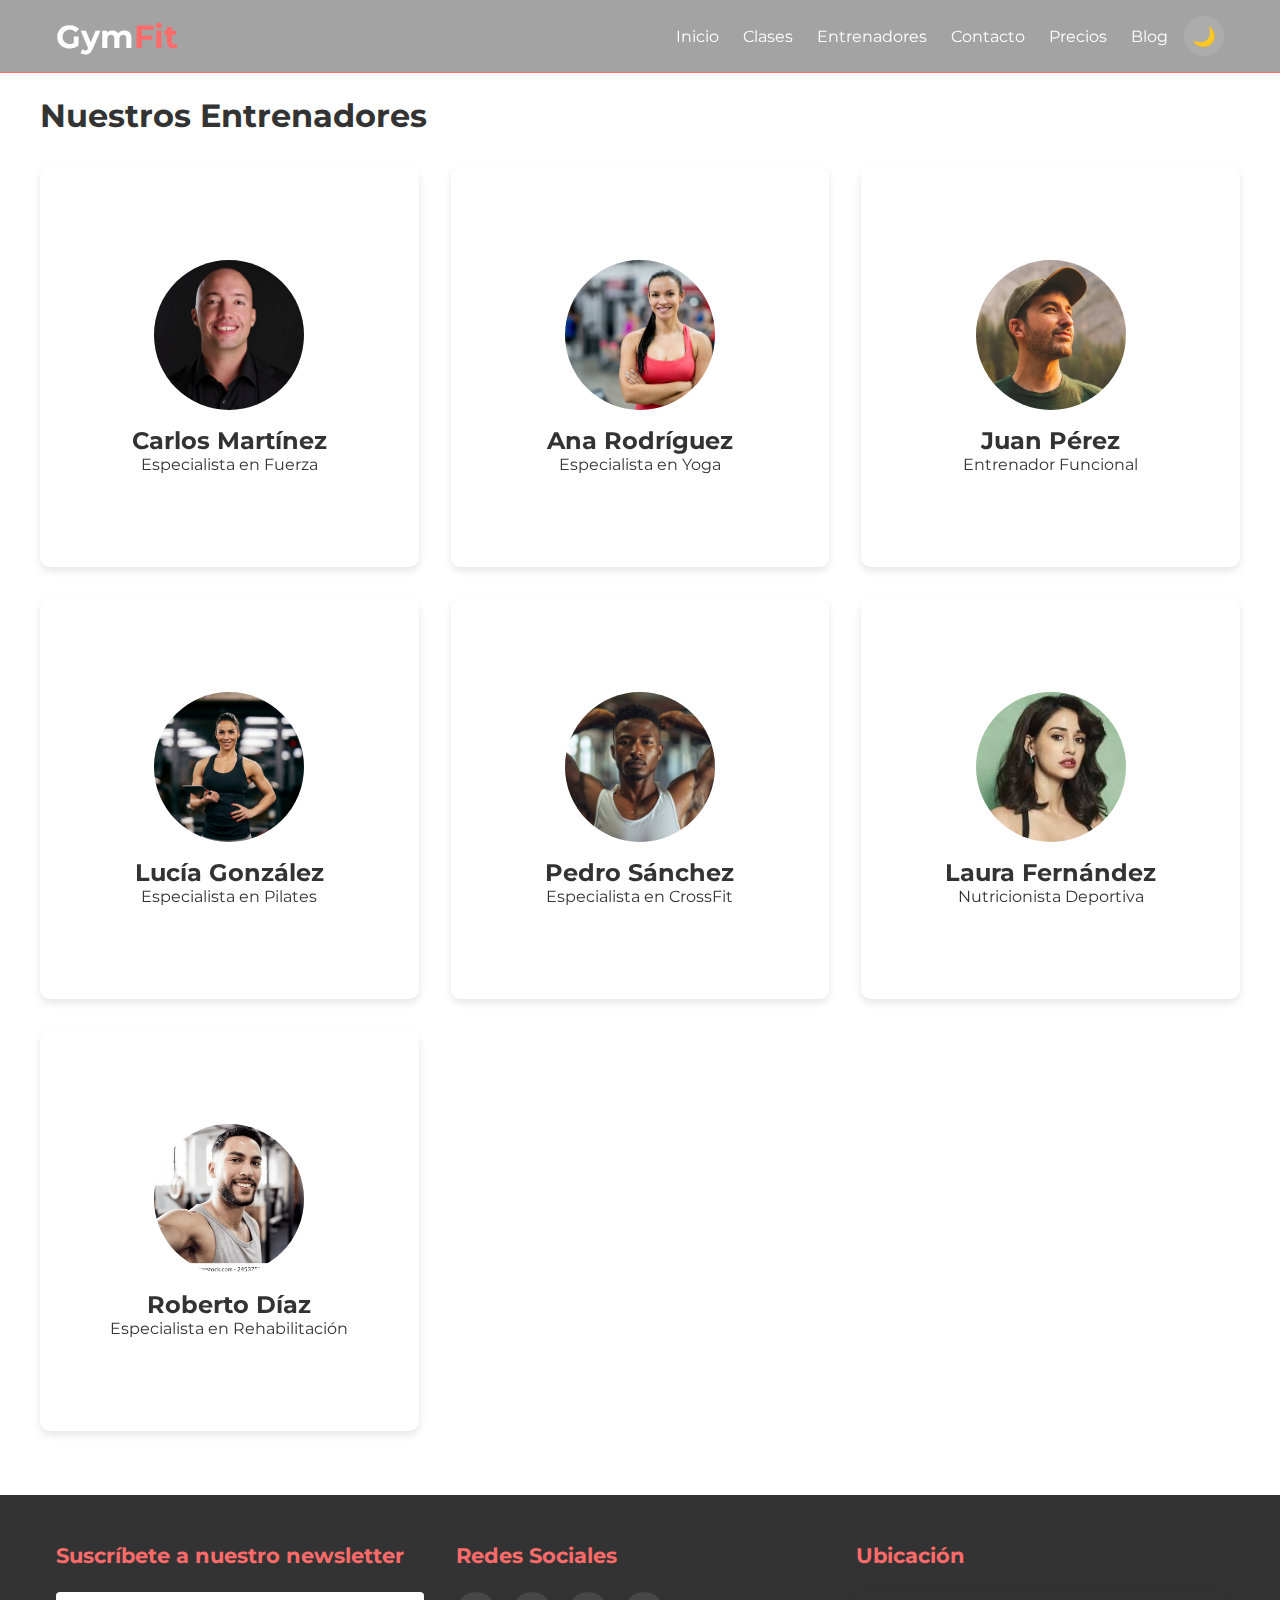
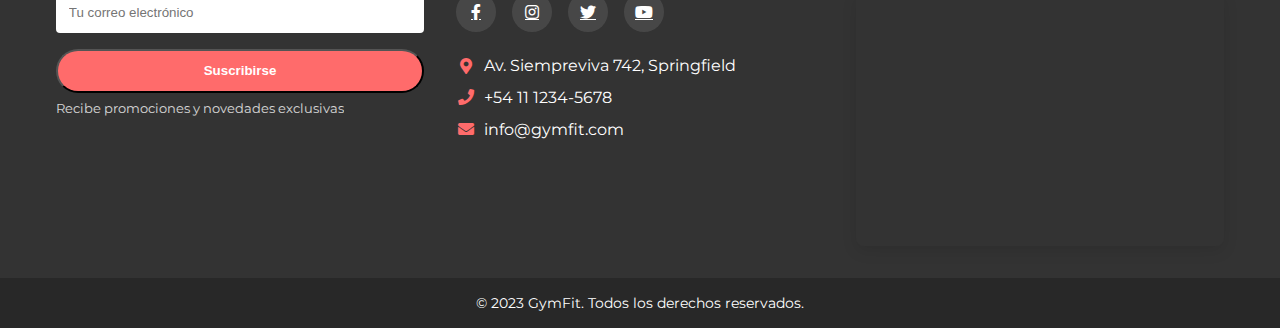
<file: pages/entrenadores.html>
<!DOCTYPE html>
<html lang="es">

<head>
    <meta charset="UTF-8">
    <meta name="viewport" content="width=device-width, initial-scale=1.0">
    <title>Entrenadores - Gimnasio</title>
    <link rel="preconnect" href="https://fonts.googleapis.com">
    <link rel="preconnect" href="https://fonts.gstatic.com" crossorigin>
    <link href="https://fonts.googleapis.com/css2?family=Montserrat:ital,wght@0,100..900;1,100..900&display=swap"
        rel="stylesheet">
    <link rel="stylesheet" href="https://cdnjs.cloudflare.com/ajax/libs/font-awesome/5.15.3/css/all.min.css">
    <link rel="stylesheet" href="../css/styles.css">
    <link rel="stylesheet" href="../css/entrenadores.css">
</head>

<body>
    <header>
        <div class="container">
            <div>
                <a href="../index.html" class="logo">Gym<span>Fit</span></a>
            </div>

            <nav class="navbar">
                <input type="checkbox" id="menu-toggle" class="menu-toggle">
                <label for="menu-toggle" class="menu-icon">
                    <span class="hamburger"></span>
                </label>
                <ul class="menu">
                    <li><a href="../index.html">Inicio</a></li>
                    <li class="menu-item">
                        <a href="./clases.html">Clases</a>
                        <ul class="submenu">
                            <li><a href="#">Musculación</a></li>
                            <li><a href="#">CrossFit</a></li>
                            <li><a href="#">Yoga</a></li>
                            <li><a href="#">Spinning</a></li>
                        </ul>
                    </li>
                    <li><a href="./entrenadores.html">Entrenadores</a></li>
                    <li><a href="./contacto.html">Contacto</a></li>
                    <li><a href="./precio.html">Precios</a></li>
                    <li><a href="./blog.html">Blog</a></li>

                </ul>
                <button id="theme-toggle" class="theme-switcher" aria-label="Cambiar tema">
                    <span class="theme-icon">🌙</span>
                </button>
            </nav>

        </div>
    </header>

    <main class="trainers-container">
        <h1>Nuestros Entrenadores</h1>

        <div class="trainers-grid">
            <!-- Trainer Card 1 -->
            <div class="trainer-card">
                <div class="card-inner">
                    <div class="card-front">
                        <img src="../img/carlos-profile.webp" alt="Entrenador 1">
                        <h2>Carlos Martínez</h2>
                        <p>Especialista en Fuerza</p>
                    </div>
                    <div class="card-back">
                        <h3>Carlos Martínez</h3>
                        <div class="skills">
                            <div class="skill">
                                <span>Fuerza</span>
                                <div class="skill-bar">
                                    <div class="skill-level" style="width: 90%"></div>
                                </div>
                            </div>
                            <div class="skill">
                                <span>Flexibilidad</span>
                                <div class="skill-bar">
                                    <div class="skill-level" style="width: 70%"></div>
                                </div>
                            </div>
                        </div>
                        <div class="rating">
                            <div class="stars" data-rating="4">
                                <span></span>
                                <span></span>
                                <span></span>
                                <span></span>
                                <span></span>
                            </div>
                        </div>
                        <p class="bio">15 años de experiencia en entrenamiento de fuerza y acondicionamiento físico.</p>
                    </div>
                </div>
            </div>

            <!-- Trainer Card 2 - Ana -->
            <div class="trainer-card">
                <div class="card-inner">
                    <div class="card-front">
                        <img src="../img/ana-profile.jpg" alt="Entrenadora Ana">
                        <h2>Ana Rodríguez</h2>
                        <p>Especialista en Yoga</p>
                    </div>
                    <div class="card-back">
                        <h3>Ana Rodríguez</h3>
                        <div class="skills">
                            <div class="skill">
                                <span>Flexibilidad</span>
                                <div class="skill-bar">
                                    <div class="skill-level" style="width: 95%"></div>
                                </div>
                            </div>
                            <div class="skill">
                                <span>Meditación</span>
                                <div class="skill-bar">
                                    <div class="skill-level" style="width: 90%"></div>
                                </div>
                            </div>
                        </div>
                        <div class="rating">
                            <div class="stars" data-rating="5">
                                <span></span>
                                <span></span>
                                <span></span>
                                <span></span>
                                <span></span>
                            </div>
                        </div>
                        <p class="bio">Instructora de yoga certificada con 10 años de experiencia en Vinyasa y Hatha Yoga.</p>
                    </div>
                </div>
            </div>

            <!-- Trainer Card 3 - Juan -->
            <div class="trainer-card">
                <div class="card-inner">
                    <div class="card-front">
                        <img src="../img/juan-profile.webp" alt="Entrenador Juan">
                        <h2>Juan Pérez</h2>
                        <p>Entrenador Funcional</p>
                    </div>
                    <div class="card-back">
                        <h3>Juan Pérez</h3>
                        <div class="skills">
                            <div class="skill">
                                <span>Resistencia</span>
                                <div class="skill-bar">
                                    <div class="skill-level" style="width: 85%"></div>
                                </div>
                            </div>
                            <div class="skill">
                                <span>Coordinación</span>
                                <div class="skill-bar">
                                    <div class="skill-level" style="width: 80%"></div>
                                </div>
                            </div>
                        </div>
                        <div class="rating">
                            <div class="stars" data-rating="4">
                                <span></span>
                                <span></span>
                                <span></span>
                                <span></span>
                                <span></span>
                            </div>
                        </div>
                        <p class="bio">Especializado en entrenamiento funcional y preparación física para deportes.</p>
                    </div>
                </div>
            </div>

            <!-- Trainer Card 4 - Lucía -->
            <div class="trainer-card">
                <div class="card-inner">
                    <div class="card-front">
                        <img src="../img/lucia-profile.jpg" alt="Entrenadora Lucía">
                        <h2>Lucía González</h2>
                        <p>Especialista en Pilates</p>
                    </div>
                    <div class="card-back">
                        <h3>Lucía González</h3>
                        <div class="skills">
                            <div class="skill">
                                <span>Control corporal</span>
                                <div class="skill-bar">
                                    <div class="skill-level" style="width: 92%"></div>
                                </div>
                            </div>
                            <div class="skill">
                                <span>Postura</span>
                                <div class="skill-bar">
                                    <div class="skill-level" style="width: 88%"></div>
                                </div>
                            </div>
                        </div>
                        <div class="rating">
                            <div class="stars" data-rating="4">
                                <span></span>
                                <span></span>
                                <span></span>
                                <span></span>
                                <span></span>
                            </div>
                        </div>
                        <p class="bio">Instructora de Pilates con certificación internacional y 8 años de experiencia.</p>
                    </div>
                </div>
            </div>

            <!-- Trainer Card 5 - Pedro -->
            <div class="trainer-card">
                <div class="card-inner">
                    <div class="card-front">
                        <img src="../img/pedro-profile.jpg" alt="Entrenador Pedro">
                        <h2>Pedro Sánchez</h2>
                        <p>Especialista en CrossFit</p>
                    </div>
                    <div class="card-back">
                        <h3>Pedro Sánchez</h3>
                        <div class="skills">
                            <div class="skill">
                                <span>Potencia</span>
                                <div class="skill-bar">
                                    <div class="skill-level" style="width: 93%"></div>
                                </div>
                            </div>
                            <div class="skill">
                                <span>Velocidad</span>
                                <div class="skill-bar">
                                    <div class="skill-level" style="width: 87%"></div>
                                </div>
                            </div>
                        </div>
                        <div class="rating">
                            <div class="stars" data-rating="5">
                                <span></span>
                                <span></span>
                                <span></span>
                                <span></span>
                                <span></span>
                            </div>
                        </div>
                        <p class="bio">Entrenador de CrossFit Nivel 2 con experiencia en competiciones nacionales.</p>
                    </div>
                </div>
            </div>

            <!-- Trainer Card 6 - Laura -->
            <div class="trainer-card">
                <div class="card-inner">
                    <div class="card-front">
                        <img src="../img/laura-profile.jpg" alt="Entrenadora Laura">
                        <h2>Laura Fernández</h2>
                        <p>Nutricionista Deportiva</p>
                    </div>
                    <div class="card-back">
                        <h3>Laura Fernández</h3>
                        <div class="skills">
                            <div class="skill">
                                <span>Nutrición</span>
                                <div class="skill-bar">
                                    <div class="skill-level" style="width: 98%"></div>
                                </div>
                            </div>
                            <div class="skill">
                                <span>Planificación</span>
                                <div class="skill-bar">
                                    <div class="skill-level" style="width: 90%"></div>
                                </div>
                            </div>
                        </div>
                        <div class="rating">
                            <div class="stars" data-rating="5">
                                <span></span>
                                <span></span>
                                <span></span>
                                <span></span>
                                <span></span>
                            </div>
                        </div>
                        <p class="bio">Licenciada en nutrición con especialización en deportes y alto rendimiento.</p>
                    </div>
                </div>
            </div>

            <!-- Trainer Card 7 - Roberto -->
            <div class="trainer-card">
                <div class="card-inner">
                    <div class="card-front">
                        <img src="../img/roberto-profile.webp" alt="Entrenador Roberto">
                        <h2>Roberto Díaz</h2>
                        <p>Especialista en Rehabilitación</p>
                    </div>
                    <div class="card-back">
                        <h3>Roberto Díaz</h3>
                        <div class="skills">
                            <div class="skill">
                                <span>Recuperación</span>
                                <div class="skill-bar">
                                    <div class="skill-level" style="width: 96%"></div>
                                </div>
                            </div>
                            <div class="skill">
                                <span>Movilidad</span>
                                <div class="skill-bar">
                                    <div class="skill-level" style="width: 85%"></div>
                                </div>
                            </div>
                        </div>
                        <div class="rating">
                            <div class="stars" data-rating="4">
                                <span></span>
                                <span></span>
                                <span></span>
                                <span></span>
                                <span></span>
                            </div>
                        </div>
                        <p class="bio">Fisioterapeuta y entrenador especializado en recuperación de lesiones.</p>
                    </div>
                </div>
            </div>

            <!-- Add more trainer cards following the same pattern -->
        </div>
    </main>

    <footer class="site-footer">
        <div class="footer-container">
            <div class="footer-column">
                <h3>Suscríbete a nuestro newsletter</h3>
                <form class="newsletter-form">
                    <input type="email" placeholder="Tu correo electrónico" required>
                    <button type="submit" class="btn btn-primary">Suscribirse</button>
                    <p class="form-note">Recibe promociones y novedades exclusivas</p>
                </form>
            </div>

            <div class="footer-column">
                <h3>Redes Sociales</h3>
                <div class="social-links">
                    <a href="#" class="social-icon"><i class="fab fa-facebook-f"></i></a>
                    <a href="#" class="social-icon"><i class="fab fa-instagram"></i></a>
                    <a href="#" class="social-icon"><i class="fab fa-twitter"></i></a>
                    <a href="#" class="social-icon"><i class="fab fa-youtube"></i></a>
                </div>
                <div class="contact-info">
                    <p><i class="fas fa-map-marker-alt"></i> Av. Siempreviva 742, Springfield</p>
                    <p><i class="fas fa-phone"></i> +54 11 1234-5678</p>
                    <p><i class="fas fa-envelope"></i> info@gymfit.com</p>
                </div>
            </div>

            <div class="footer-column">
                <h3>Ubicación</h3>
                <div class="map-container">
                    <iframe
                        src="https://www.google.com/maps/embed?pb=!1m18!1m12!1m3!1d4535.155933476929!2d-65.2959316246504!3d-24.189325978373464!2m3!1f0!2f0!3f0!3m2!1i1024!2i768!4f13.1!3m3!1m2!1s0x941b0f5bca584281%3A0xb1d519d50cac526d!2sFacultad%20de%20Ingenier%C3%ADa%20-%20UNJu!5e1!3m2!1ses-419!2sar!4v1743739895185!5m2!1ses-419!2sar"
                        width="100%" height="250" style="border:0;" allowfullscreen="" loading="lazy">
                    </iframe>
                </div>
            </div>
        </div>
        <div class="footer-bottom">
            <p>&copy; 2023 GymFit. Todos los derechos reservados.</p>
        </div>
        </div>

    </footer>

    <script src="../js/theme.js"></script>
</body>

</html>
</file>
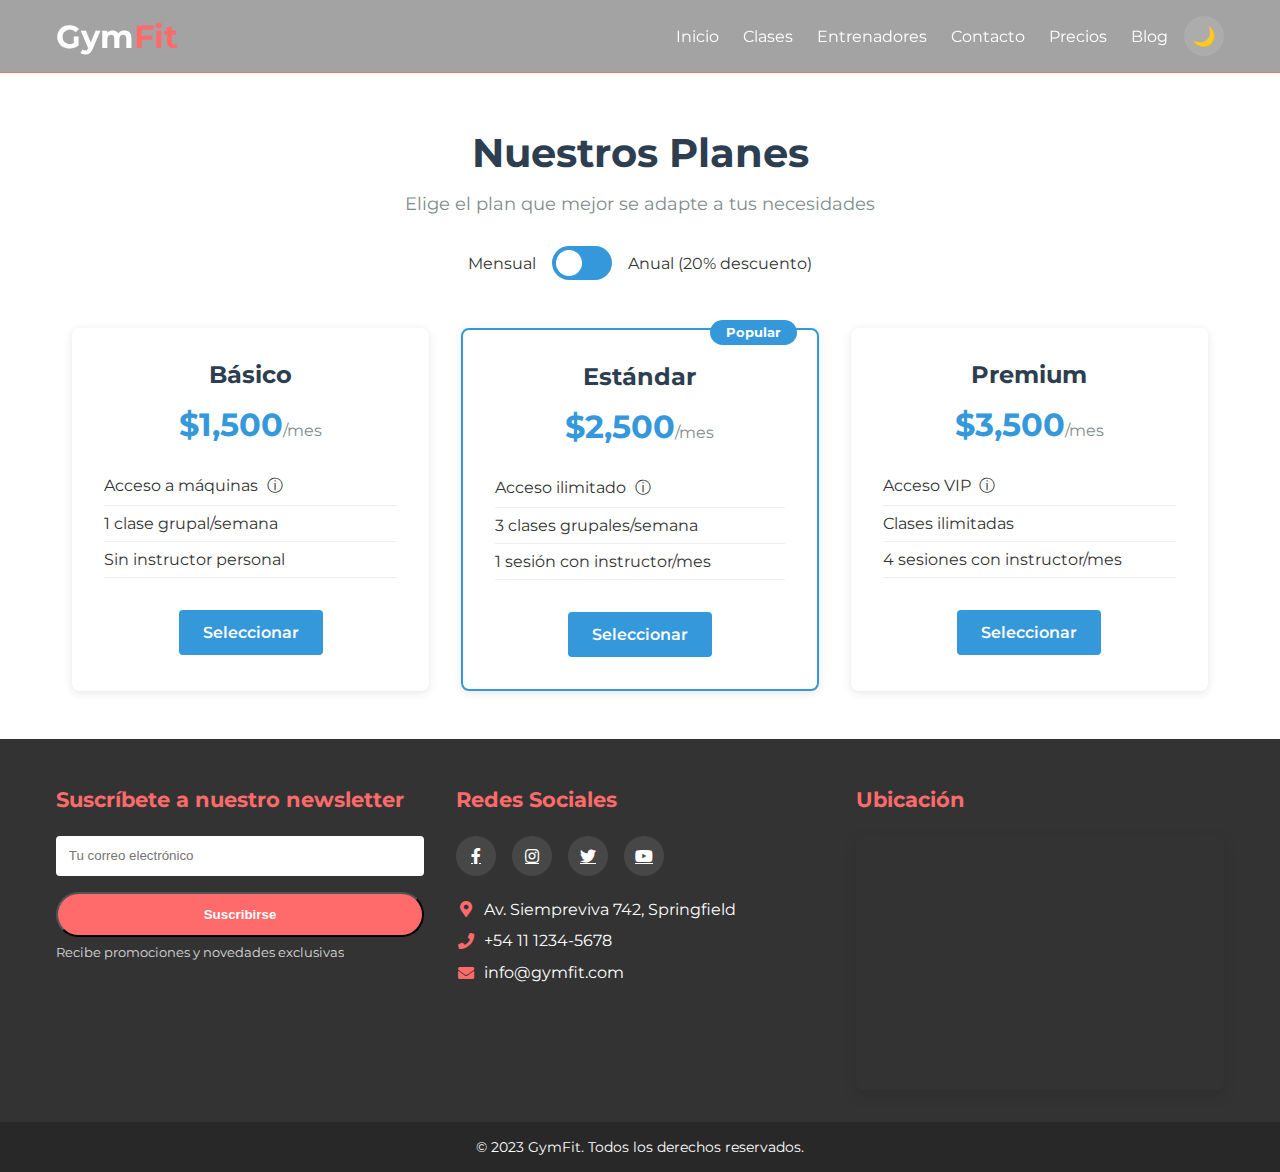
<file: pages/precio.html>
<!DOCTYPE html>
<html lang="es">

<head>
    <meta charset="UTF-8">
    <meta name="viewport" content="width=device-width, initial-scale=1.0">
    <title>Precios - Gimnasio</title>
    <link rel="preconnect" href="https://fonts.googleapis.com">
    <link rel="preconnect" href="https://fonts.gstatic.com" crossorigin>
    <link href="https://fonts.googleapis.com/css2?family=Montserrat:ital,wght@0,100..900;1,100..900&display=swap"
        rel="stylesheet">
    <link rel="stylesheet" href="https://cdnjs.cloudflare.com/ajax/libs/font-awesome/5.15.3/css/all.min.css">
    <link rel="stylesheet" href="../css/styles.css">
    <link rel="stylesheet" href="../css/precio.css">
</head>

<body>
    <header>
        <div class="container">
            <div>
                <a href="../index.html" class="logo">Gym<span>Fit</span></a>
            </div>

            <nav class="navbar">
                <input type="checkbox" id="menu-toggle" class="menu-toggle">
                <label for="menu-toggle" class="menu-icon">
                    <span class="hamburger"></span>
                </label>
                <ul class="menu">
                    <li><a href="../index.html">Inicio</a></li>
                    <li class="menu-item">
                        <a href="./clases.html">Clases</a>
                        <ul class="submenu">
                            <li><a href="#">Musculación</a></li>
                            <li><a href="#">CrossFit</a></li>
                            <li><a href="#">Yoga</a></li>
                            <li><a href="#">Spinning</a></li>
                        </ul>
                    </li>
                    <li><a href="./entrenadores.html">Entrenadores</a></li>
                    <li><a href="./contacto.html">Contacto</a></li>
                    <li class="menu-item active"><a href="#">Precios</a></li>
                    <li><a href="./blog.html">Blog</a></li>
                </ul>
                <button id="theme-toggle" class="theme-switcher" aria-label="Cambiar tema">
                    <span class="theme-icon">🌙</span>
                </button>
            </nav>

        </div>
    </header>

    <main class="pricing-main">
        <section class="pricing-section">
            <h1>Nuestros Planes</h1>
            <p>Elige el plan que mejor se adapte a tus necesidades</p>

            <div class="toggle-container">
                <span>Mensual</span>
                <label class="toggle-switch">
                    <input type="checkbox" id="plan-toggle">
                    <span class="slider"></span>
                </label>
                <span>Anual (20% descuento)</span>
            </div>

            <div class="pricing-grid">
                <div class="pricing-card">
                    <h3>Básico</h3>
                    <div class="price monthly">$1,500<span>/mes</span></div>
                    <div class="price annually">$1,200<span>/mes</span></div>
                    <ul class="features">
                        <li>Acceso a máquinas <span class="tooltip">ⓘ<span class="tooltiptext">Incluye acceso ilimitado a todas
                                    las máquinas</span></span></li>
                        <li>1 clase grupal/semana</li>
                        <li>Sin instructor personal</li>
                    </ul>
                    <a href="#" class="select-btn">Seleccionar</a>
                </div>

                <div class="pricing-card featured">
                    <div class="popular-tag">Popular</div>
                    <h3>Estándar</h3>
                    <div class="price monthly">$2,500<span>/mes</span></div>
                    <div class="price annually">$2,000<span>/mes</span></div>
                    <ul class="features">
                        <li>Acceso ilimitado <span class="tooltip">ⓘ<span class="tooltiptext">Acceso a todas las instalaciones sin
                                    restricciones</span></span></li>
                        <li>3 clases grupales/semana</li>
                        <li>1 sesión con instructor/mes</li>
                    </ul>
                    <a href="#" class="select-btn">Seleccionar</a>
                </div>

                <div class="pricing-card">
                    <h3>Premium</h3>
                    <div class="price monthly">$3,500<span>/mes</span></div>
                    <div class="price annually">$2,800<span>/mes</span></div>
                    <ul class="features">
                        <li>Acceso VIP <span class="tooltip">ⓘ<span class="tooltiptext">Acceso prioritario en horas
                                    pico</span></span></li>
                        <li>Clases ilimitadas</li>
                        <li>4 sesiones con instructor/mes</li>
                    </ul>
                    <a href="#" class="select-btn">Seleccionar</a>
                </div>
            </div>
        </section>
    </main>

    <footer class="site-footer">
        <div class="footer-container">
            <div class="footer-column">
                <h3>Suscríbete a nuestro newsletter</h3>
                <form class="newsletter-form">
                    <input type="email" placeholder="Tu correo electrónico" required>
                    <button type="submit" class="btn btn-primary">Suscribirse</button>
                    <p class="form-note">Recibe promociones y novedades exclusivas</p>
                </form>
            </div>

            <div class="footer-column">
                <h3>Redes Sociales</h3>
                <div class="social-links">
                    <a href="#" class="social-icon"><i class="fab fa-facebook-f"></i></a>
                    <a href="#" class="social-icon"><i class="fab fa-instagram"></i></a>
                    <a href="#" class="social-icon"><i class="fab fa-twitter"></i></a>
                    <a href="#" class="social-icon"><i class="fab fa-youtube"></i></a>
                </div>
                <div class="contact-info">
                    <p><i class="fas fa-map-marker-alt"></i> Av. Siempreviva 742, Springfield</p>
                    <p><i class="fas fa-phone"></i> +54 11 1234-5678</p>
                    <p><i class="fas fa-envelope"></i> info@gymfit.com</p>
                </div>
            </div>

            <div class="footer-column">
                <h3>Ubicación</h3>
                <div class="map-container">
                    <iframe
                        src="https://www.google.com/maps/embed?pb=!1m18!1m12!1m3!1d4535.155933476929!2d-65.2959316246504!3d-24.189325978373464!2m3!1f0!2f0!3f0!3m2!1i1024!2i768!4f13.1!3m3!1m2!1s0x941b0f5bca584281%3A0xb1d519d50cac526d!2sFacultad%20de%20Ingenier%C3%ADa%20-%20UNJu!5e1!3m2!1ses-419!2sar!4v1743739895185!5m2!1ses-419!2sar"
                        width="100%" height="250" style="border:0;" allowfullscreen="" loading="lazy">
                    </iframe>
                </div>
            </div>
        </div>
        <div class="footer-bottom">
            <p>&copy; 2023 GymFit. Todos los derechos reservados.</p>
        </div>
        </div>

    </footer>

    <script src="../js/theme.js"></script>
    <script src="/js/precio-toggle.js"></script>
</body>

</html>
</file>
<file: css/styles.css>
/* Custom Properties */
:root {
    --primary-color: #ff6b6b;
    --secondary-color: #333;
    --light-color: #f4f4f4;
    --dark-color: #222;
    --text-color: #333;
    --text-light: #f4f4f4;
    --border-color: #ddd;
    --overlay-color: rgba(0, 0, 0, 0.7);
    --transition: all 0.3s ease;
    --box-shadow: 0 5px 15px rgba(0, 0, 0, 0.1);
    /* Agregar esto al inicio del archivo CSS */
    --bg-color: #ffffff;
    --text-color: #333;
    --header-bg: rgba(51, 51, 51, 0.452);
    --card-bg: #ffffff;
    --section-bg: #f8f9fa;
    --menu-bg: #333;
    --footer-bg: #333;
    --text-light: #f4f4f4;
}

.dark {
    --bg-color: #121212;
    --text-color: #f4f4f4;
    --header-bg: rgba(34, 34, 34, 0.8);
    --card-bg: #1e1e1e;
    --section-bg: #121212;
    --menu-bg: #222;
    --footer-bg: #222;
    --border-color: #444;
}

body {
    background-color: var(--bg-color);
    color: var(--text-color);
    transition: background-color 0.3s ease, color 0.3s ease;
    min-height: 100vh;
    margin: 0;
}

/* Asegurar que todos los componentes usen las variables */
header {
    background-color: var(--header-bg);
}

.featured-classes, .testimonials {
    background-color: var(--section-bg);
}

.class-card, .testimonial-card {
    background-color: var(--card-bg);
    color: var(--text-color);
}

.site-footer {
    background-color: var(--footer-bg);
}

.section-title, .card-content h3, .card-content p {
    color: var(--text-color);
}

.card-content p, .testimonial-content p {
    color: var(--text-color);
    opacity: 0.8;
}

/* Reset */
* {
    margin: 0;
    padding: 0;
    box-sizing: border-box; 
}
html{
    font-family: "Montserrat", sans-serif;
}

header {
    background-color: rgba(51, 51, 51, 0.452); 
    border-bottom: 1px solid var(--primary-color);
    color: #fff;
    padding: 1rem 0;
    position: fixed; 
    width: 100%;
    top: 0;
    z-index: 1000; 
    backdrop-filter: blur(5px); 
    transition: var(--transition);
}

.logo span{
    color: var(--primary-color);
}

.hero {
    position: relative;
    height: 100vh;
    min-height: 500px;
    overflow: hidden;
    padding-top: 70px; 
}

.container {
    max-width: 1200px;
    margin: 0 auto;
    padding: 0 1rem;
    display: flex;
    justify-content: space-between;
    align-items: center;
}

.logo {
    font-size: 2rem;
    font-weight: bold;
    color: #fff;
    text-decoration: none;
}

.navbar {
    display: flex;
    align-items: center;
}

.menu {
    display: flex;
    list-style: none;
    margin: 0;
    padding: 0;
}

.menu li {
    margin-left: 1.5rem;
}

.menu a {
    color: #fff;
    text-decoration: none;
    font-size: 1rem;
    transition: color 0.3s;
}

.menu a:hover {
    color: rgba(255, 107, 107, 0.9); 
}


.menu-toggle {
    display: none;
}

.menu-icon {
    display: none;
    cursor: pointer;
    padding: 10px;  
}


.hamburger {
    display: block;
    position: relative;
    width: 24px;
    height: 2px;
    background-color: #fff;
    transition: background-color 0.3s;
}

.hamburger::before,
.hamburger::after {
    content: '';
    position: absolute;
    width: 24px;
    height: 2px;
    background-color: #fff;
    transition: transform 0.3s;
}

.hamburger::before {
    top: -8px;
}

.hamburger::after {
    bottom: -8px;
}


@media (max-width: 768px) {
    .menu-icon {
        display: block;
        z-index: 2;
    }
    

    .menu {
        position: absolute;
        top: 0;
        right: -100%;
        width: 70%;
        height: 100vh;
        flex-direction: column;
        background-color: #333;
        padding: 5rem 2rem 2rem;
        transition: right 0.3s ease;
        z-index: 1;
    }
    
    .menu li {
        margin: 1.5rem 0;
    }
    

    .menu-toggle:checked ~ .menu {
        right: 0;
    }
    
    .menu-toggle:checked ~ .menu-icon .hamburger {
        background-color: transparent;
    }
    
    .menu-toggle:checked ~ .menu-icon .hamburger::before {
        transform: rotate(45deg);
        top: 0;
    }
    
    .menu-toggle:checked ~ .menu-icon .hamburger::after {
        transform: rotate(-45deg);
        bottom: 0;
    }
}


/* Hero Styles */
.hero {
    position: relative;
    height: 80vh;
    min-height: 500px;
    overflow: hidden;
}

.video-background {
    position: absolute;
    top: 50%;
    left: 50%;
    width: 100%;
    height: 100%;
    transform: translate(-50%, -50%);
    z-index: -1;
}

.video-background iframe {
    width: 100vw;
    height: 56.25vw; 
    min-height: 100vh;
    min-width: 177.77vh; 
    position: absolute;
    top: 50%;
    left: 50%;
    transform: translate(-50%, -50%);
}

.hero-title {
    font-size: clamp(2rem, 8vw, 3.5rem);
    margin-bottom: 1rem;
}

.hero-subtitle {
    font-size: clamp(1rem, 4vw, 1.5rem);
    margin-bottom: 2rem;
}


@media (max-width: 768px) {
    .menu {
        background-color: rgba(51, 51, 51, 0.95); 
        height: 80vh;
    }
    
    .hero-content {
        padding: 0 1rem;
    }
    
    .btn-primary {
        padding: 0.8rem 1.5rem;
        font-size: 1rem;
    }
}

@media (max-width: 480px) {
    .hero {
        height: 70vh;
    }
    
    .hero-overlay {
        padding-top: 60px; 
    }
}
.hero-overlay {
    position: absolute;
    top: 0;
    left: 0;
    width: 100%;
    height: 100%;
    background-color: rgba(0, 0, 0, 0.5);
    display: flex;
    align-items: center;
    justify-content: center;
    text-align: center;
    color: white;
}

.hero-content {
    max-width: 800px;
    padding: 0 20px;
}

.hero-title {
    font-size: 3.5rem;
    margin-bottom: 20px;
    text-transform: uppercase;
}

.hero-subtitle {
    font-size: 1.5rem;
    margin-bottom: 30px;
}

.btn-primary {
    background-color: var(--primary-color);
    color: white;
    padding: 12px 30px;
    border-radius: 30px;
    text-decoration: none;
    font-weight: bold;
    transition: var(--transition);
}

.btn-primary:hover {
    background-color: #ff5252;
    transform: translateY(-3px);
}

/* Animaciones */
.animate {
    opacity: 0;
    transform: translateY(20px);
    animation: fadeInUp 1s ease forwards;
}

.animate:nth-child(1) {
    animation-delay: 0.5s;
}

.animate:nth-child(2) {
    animation-delay: 1s;
}

.animate:nth-child(3) {
    animation-delay: 1.5s;
}

@keyframes fadeInUp {
    to {
        opacity: 1;
        transform: translateY(0);
    }
}

.hero-content h1 {
    animation: fadeInUp 1s ease forwards;
    opacity: 0;
}

.hero-content p {
    animation: fadeInUp 1s ease forwards 0.5s;
    opacity: 0;
}

.hero-content .btn {
    animation: fadeInUp 1s ease forwards 1s;
    opacity: 0;
}

@keyframes fadeInUp {
    from {
        opacity: 0;
        transform: translateY(20px);
    }
    to {
        opacity: 1;
        transform: translateY(0);
    }
}

/* Estilos para el submenú */
.menu-item {
    position: relative;
}

.submenu {
    display: none;
    position: absolute;
    top: 100%;
    left: 0;
    background-color: #5a5a5a77;
    min-width: 200px;
    z-index: 1;
    list-style: none;
    padding: 10px 0;
    margin: 0;
    border-radius: 0 0 5px 5px;
}

.menu-item:hover .submenu {
    display: block;
}

.submenu li {
    padding: 0;
    margin: 0;
}

.submenu a {
    color: white;
    padding: 10px 20px;
    display: block;
    transition: background-color 0.3s;
}

.submenu a:hover {
    background-color: #555;
}

/* Ajustes para móvil */
@media (max-width: 768px) {
    .submenu {
        position: static;
        display: none;
        box-shadow: none;
        background-color: rgba(0,0,0,0.2);
    }

    .menu-toggle:checked ~ .menu .submenu {
        display: block;
        padding-left: 20px;
    }
}

.container-clases{
    max-width: 1024px;
    margin: 0 auto;
    display: flex;
    flex-direction: column;
}

.featured-classes {
    padding: 4rem 0;
    background-color: #f8f9fa;
}

.section-title {
    text-align: center;
    margin-bottom: 3rem;
    color: #333;
}

.classes-grid {
    display: flex;
    flex-wrap: wrap;
    gap: 2rem;
    justify-content: center;
    max-width: 1200px;
    margin: 0 auto;
    padding: 0 1rem;
}

.class-card {
    flex: 1;
    min-width: 280px;
    max-width: 350px;
    background: white;
    border-radius: 8px;
    overflow: hidden;
    box-shadow: 0 4px 8px rgba(0,0,0,0.1);
    transition: all 0.3s ease;
}

.class-card:hover {
    transform: translateY(-5px);
    box-shadow: 0 10px 20px rgba(0,0,0,0.15);
}

.card-image {
    height: 200px;
    overflow: hidden;
}

.card-image img {
    width: 100%;
    height: 100%;
    object-fit: cover;
    transition: transform 0.5s ease;
}

.class-card:hover .card-image img {
    transform: scale(1.05);
}

.card-content {
    padding: 1.5rem;
    text-align: center;
}

.card-content h3 {
    color: #333;
    margin-bottom: 0.5rem;
}

.card-content p {
    color: #666;
    margin-bottom: 1.5rem;
}

.btn-secondary {
    display: inline-block;
    background-color: #ff6b6b;
    color: white;
    padding: 0.5rem 1.5rem;
    border-radius: 30px;
    text-decoration: none;
    transition: background-color 0.3s;
}

.btn-secondary:hover {
    background-color: #ff5252;
}


/* Contador animado */
.container-stats{
    max-width: 1024px;
    margin: 0 auto;
    display: flex;
    justify-content: center;
}
.stats-counter {
    padding: 4rem 0;
    background-color: var(--secondary-color);
    color: white;
}

.stats-grid {
    display: flex;
    justify-content: space-around;
    flex-wrap: wrap;
    gap: 2rem;
}

.stat-item {
    text-align: center;
    flex: 1;
    min-width: 200px;
}

.counter {
    font-size: 3rem;
    font-weight: bold;
    color: var(--primary-color);
    margin-bottom: 0.5rem;
}

@keyframes pulse {
    0% { transform: scale(1); }
    50% { transform: scale(1.1); }
    100% { transform: scale(1); }
}

.stat-item span {
    display: block;
    font-size: 1.2rem;
}


/* Testimonials Section */
.testimonials {
    padding: 4rem 0;
    background-color: #f8f9fa;
}

.testimonials-container {
    max-width: 1024px;
    margin: 0 auto;
    padding: 0 1rem;
}

.testimonial-carousel {
    position: relative;
    max-width: 800px;
    margin: 0 auto;
    overflow: hidden;
}

.testimonial-slides {
    display: flex;
    transition: transform 0.5s ease;
}

.testimonial-slide {
    min-width: 100%;
    padding: 0 1rem;
    box-sizing: border-box;
}

.testimonial-card {
    background: white;
    border-radius: 8px;
    padding: 2rem;
    box-shadow: 0 5px 15px rgba(0,0,0,0.1);
    text-align: center;
}

.testimonial-content p {
    font-size: 1.1rem;
    line-height: 1.6;
    color: #555;
    margin-bottom: 1.5rem;
    font-style: italic;
}

.testimonial-author {
    display: flex;
    flex-direction: column;
    align-items: center;
}

.testimonial-author img {
    width: 80px;
    height: 80px;
    border-radius: 50%;
    object-fit: cover;
    margin-bottom: 1rem;
    border: 3px solid var(--primary-color);
}

.testimonial-author h4 {
    color: #333;
    margin-bottom: 0.3rem;
}

.testimonial-author span {
    color: #777;
    font-size: 0.9rem;
}

.testimonial-controls {
    display: flex;
    justify-content: center;
    margin-top: 1.5rem;
}

.testimonial-controls label {
    width: 12px;
    height: 12px;
    border-radius: 50%;
    background: #ccc;
    margin: 0 5px;
    cursor: pointer;
    transition: background 0.3s;
}

#slide-1:checked ~ .testimonial-controls label:nth-child(1),
#slide-2:checked ~ .testimonial-controls label:nth-child(2),
#slide-3:checked ~ .testimonial-controls label:nth-child(3) {
    background: var(--primary-color);
}

#slide-1:checked ~ .testimonial-slides {
    transform: translateX(0);
}

#slide-2:checked ~ .testimonial-slides {
    transform: translateX(-100%);
}

#slide-3:checked ~ .testimonial-slides {
    transform: translateX(-200%);
}

/* Hide radio buttons */
.testimonial-carousel input[type="radio"] {
    display: none;
}


/* Footer Styles */
.site-footer {
    background-color: var(--secondary-color);
    color: white;
    padding: 3rem 0 0;
}

.footer-container {
    max-width: 1200px;
    margin: 0 auto;
    padding: 0 1rem;
    display: grid;
    grid-template-columns: repeat(auto-fit, minmax(300px, 1fr));
    gap: 2rem;
}

.footer-column {
    margin-bottom: 2rem;
}

.footer-column h3 {
    color: var(--primary-color);
    margin-bottom: 1.5rem;
    font-size: 1.3rem;
}

.newsletter-form input {
    width: 100%;
    padding: 0.8rem;
    margin-bottom: 1rem;
    border: none;
    border-radius: 4px;
}

.newsletter-form .btn-primary {
    width: 100%;
    padding: 0.8rem;
    margin-bottom: 0.5rem;
}

.form-note {
    font-size: 0.8rem;
    opacity: 0.8;
}

.social-links {
    display: flex;
    gap: 1rem;
    margin-bottom: 1.5rem;
}

.social-icon {
    display: flex;
    align-items: center;
    justify-content: center;
    width: 40px;
    height: 40px;
    background-color: rgba(255, 255, 255, 0.1);
    border-radius: 50%;
    color: white;
    transition: var(--transition);
}

.social-icon:hover {
    background-color: var(--primary-color);
    transform: translateY(-3px);
}

.contact-info p {
    margin-bottom: 0.8rem;
    display: flex;
    align-items: center;
    gap: 0.5rem;
}

.contact-info i {
    color: var(--primary-color);
    width: 20px;
    text-align: center;
}

.map-container {
    border-radius: 8px;
    overflow: hidden;
    box-shadow: var(--box-shadow);
}

.footer-bottom {
    background-color: rgba(0, 0, 0, 0.2);
    padding: 1rem;
    text-align: center;
    font-size: 0.9rem;
}

/* Responsive adjustments */
@media (max-width: 768px) {
    .footer-container {
        grid-template-columns: 1fr;
    }
    
    .footer-column {
        text-align: center;
    }
    
    .social-links {
        justify-content: center;
    }
}

.theme-switcher {
    background: rgba(255, 255, 255, 0.1);
    border: none;
    border-radius: 50%;
    cursor: pointer;
    width: 40px;
    height: 40px;
    display: flex;
    align-items: center;
    justify-content: center;
    color: var(--text-light);
    transition: all 0.3s ease;
    margin-left: 1rem;
}

.theme-switcher:hover {
    background: rgba(255, 255, 255, 0.2);
    transform: scale(1.1) rotate(180deg);
}

.theme-icon {
    font-size: 1.2rem;
    transition: transform 0.3s ease;
}

body.dark .theme-switcher {
    background: rgba(0, 0, 0, 0.2);
}

/* Base styles */
body {
    background-color: #ffffff;
    color: #333333;
    transition: all 0.3s ease;
}

body.dark {
    background-color: #121212;
    color: #f8f9fa;
}

/* Header */
body.dark header {
    background-color: rgba(34, 34, 34, 0.9);
}

/* Cards */
body.dark .class-card,
body.dark .testimonial-card {
    background-color: #1e1e1e;
    color: #f8f9fa;
}

/* Sections */
body.dark .featured-classes,
body.dark .testimonials {
    background-color: #1a1a1a;
}

/* Footer */
body.dark .site-footer {
    background-color: #222;
}

/* Text elements */
body.dark .section-title,
body.dark .card-content h3,
body.dark .card-content p,
body.dark .testimonial-content p {
    color: #f8f9fa;
}
</file>
<file: css/blog.css>
.blog-grid {
    display: grid;
    grid-template-columns: repeat(auto-fill, minmax(300px, 1fr));
    gap: 2rem;
    padding: 2rem;
    max-width: 1200px;
    margin: 0 auto;
}

.blog-card {
    background: white;
    border-radius: 8px;
    overflow: hidden;
    box-shadow: 0 4px 6px rgba(0, 0, 0, 0.1);
    transition: transform 0.3s ease;
}

.blog-card:hover {
    transform: translateY(-5px);
}

.blog-card.featured {
    grid-column: 1 / -1;
    display: grid;
    grid-template-columns: 1fr 1fr;
}

.blog-image {
    height: 200px;
    overflow: hidden;
}

.blog-image img {
    width: 100%;
    height: 100%;
    object-fit: cover;
    transition: transform 0.3s ease;
}

.blog-card:hover .blog-image img {
    transform: scale(1.05);
}

.blog-content {
    padding: 1.5rem;
}

.blog-tag {
    display: inline-block;
    background: #f0f0f0;
    color: #333;
    padding: 0.3rem 0.8rem;
    border-radius: 20px;
    font-size: 0.8rem;
    margin-bottom: 1rem;
}

.blog-header {
    text-align: center;
    padding-top: 8rem;
    background: linear-gradient(to right, #0066cc, #00cc99);
    height: 300px;
    background-size: cover;
    background-position: center;
    color: white;
}

.tag-filter {
    margin-top: 2rem;
    display: flex;
    flex-wrap: wrap;
    justify-content: center;
    gap: 0.5rem;
}

.tag-btn {
    background: transparent;
    color: white;
    border: 1px solid white;
    padding: 0.5rem 1rem;
    border-radius: 20px;
    cursor: pointer;
    transition: all 0.3s ease;
}

.tag-btn.active, .tag-btn:hover {
    background: white;
    color: #333;
}

.read-more {
    display: inline-block;
    margin-top: 1rem;
    color: #0066cc;
    font-weight: bold;
    text-decoration: none;
}


.blog-card {
    display: none;
}

#all:checked ~ main .blog-card,
#nutricion:checked ~ main [data-tags~="nutricion"],
#ejercicios:checked ~ main [data-tags~="ejercicios"], 
#consejos:checked ~ main [data-tags~="consejos"],
#eventos:checked ~ main [data-tags~="eventos"] {
    display: block;
}

.tag-btn.active {
    background: white;
    color: #333;
}

/* Animaciones con CSS */
@keyframes fadeIn {
    from { opacity: 0; transform: translateY(20px); }
    to { opacity: 1; transform: translateY(0); }
}

.blog-card {
    animation: fadeIn 0.6s ease-out forwards;
}

.blog-card:nth-child(1) { animation-delay: 0.1s; }
.blog-card:nth-child(2) { animation-delay: 0.2s; }
.blog-card:nth-child(3) { animation-delay: 0.3s; }
.blog-card:nth-child(4) { animation-delay: 0.4s; }
.blog-card:nth-child(5) { animation-delay: 0.5s; }

/* Dropdown de comentarios con CSS */
.comment-replies {
    max-height: 0;
    overflow: hidden;
    transition: max-height 0.3s ease;
}

.comment-reply-btn:checked + .comment-replies {
    max-height: 1000px;
}

.comment-reply-btn::after {
    content: ' ▼';
}

.comment-reply-btn:checked::after {
    content: ' ▲';
}


.comments-section {
    max-width: 800px;
    margin: 3rem auto;
    padding: 2rem;
    background: white;
    border-radius: 8px;
    box-shadow: 0 2px 4px rgba(0, 0, 0, 0.05);
}

.comments-title {
    font-size: 1.5rem;
    margin-bottom: 1.5rem;
    color: #333;
    position: relative;
    padding-bottom: 0.5rem;
}

.comments-title::after {
    content: '';
    position: absolute;
    bottom: 0;
    left: 0;
    width: 50px;
    height: 3px;
    background: linear-gradient(to right, #0066cc, #00cc99);
}

.comment {
    display: flex;
    gap: 1rem;
    margin-bottom: 1.5rem;
    padding-bottom: 1.5rem;
    border-bottom: 1px solid #eee;
    margin-top: 1rem;
}

.comment:last-child {
    border-bottom: none;
    margin-bottom: 0;
    padding-bottom: 0;
}

.comment-avatar {
    width: 50px;
    height: 50px;
    border-radius: 50%;
    background: linear-gradient(135deg, #0066cc, #00cc99);
    position: relative;
    flex-shrink: 0;
}

.comment-avatar::before {
    content: attr(data-initial);
    position: absolute;
    top: 50%;
    left: 50%;
    transform: translate(-50%, -50%);
    color: white;
    font-weight: bold;
    font-size: 1.2rem;
}

.comment-content {
    flex-grow: 1;
}

.comment-author {
    font-weight: bold;
    margin-bottom: 0.5rem;
    color: #333;
}

.comment-date {
    font-size: 0.8rem;
    color: #777;
    margin-left: 0.5rem;
}

.comment-text {
    color: #555;
    line-height: 1.5;
}

.comment-reply {
    margin-top: 0.5rem;
    font-size: 0.9rem;
}

.comment-reply a {
    color: #0066cc;
    text-decoration: none;
    font-weight: bold;
}

.comment-form {
    margin-top: 2rem;
}

.comment-form textarea {
    width: 100%;
    padding: 1rem;
    border: 1px solid #ddd;
    border-radius: 4px;
    resize: vertical;
    min-height: 100px;
    margin-bottom: 1rem;
}

.comment-form button {
    background: linear-gradient(to right, #0066cc, #00cc99);
    color: white;
    border: none;
    padding: 0.7rem 1.5rem;
    border-radius: 4px;
    cursor: pointer;
    font-weight: bold;
    transition: opacity 0.3s;
}

.comment-form button:hover {
    opacity: 0.9;
}


.comment-replies {
    max-height: 0;
    overflow: hidden;
    transition: max-height 0.3s ease;
    margin-left: 60px; 
}

.comment-replies.expanded {
    max-height: 1000px; 
}

.comment-reply-btn {
    background: none;
    border: none;
    color: #0066cc;
    cursor: pointer;
    font-weight: bold;
    padding: 0;
    font-size: 0.9rem;
}

.comment-reply-btn::after {
    content: ' ▼';
    font-size: 0.7rem;
}

.comment-reply-btn.expanded::after {
    content: ' ▲';
}


.blog-card {
    opacity: 0;
    transform: translateY(50px);
    transition: opacity 0.8s ease, transform 0.8s ease;
}

/* Animaciones con delays escalonados */
.blog-card:nth-child(1) {
    animation: fadeInUp 0.8s ease 0.1s forwards;
}
.blog-card:nth-child(2) {
    animation: fadeInUp 0.8s ease 0.3s forwards;
}
.blog-card:nth-child(3) {
    animation: fadeInUp 0.8s ease 0.5s forwards;
}
.blog-card:nth-child(4) {
    animation: fadeInUp 0.8s ease 0.7s forwards;
}
.blog-card:nth-child(5) {
    animation: fadeInUp 0.8s ease 0.9s forwards;
}

@keyframes fadeInUp {
    from {
        opacity: 0;
        transform: translateY(50px);
    }
    to {
        opacity: 1;
        transform: translateY(0);
    }
}

.blog-grid {
    view-timeline-name: --blogTimeline;
    view-timeline-axis: block;
}

.blog-card {
    animation: linear scroll-reveal both;
    animation-timeline: --blogTimeline;
    animation-range: entry 10% cover 30%;
}

/* Efecto escalonado para cada tarjeta */
.blog-card:nth-child(1) { animation-delay: 0.1s; }
.blog-card:nth-child(2) { animation-delay: 0.2s; }
.blog-card:nth-child(3) { animation-delay: 0.3s; }
.blog-card:nth-child(4) { animation-delay: 0.4s; }
.blog-card:nth-child(5) { animation-delay: 0.5s; }

/* Filtrado con radio buttons */
.filter-radio {
    position: absolute;
    opacity: 0;
}

/* Mostrar todos los artículos por defecto */
.blog-card {
    display: block;
    animation: fadeIn 0.6s ease-out forwards;
}

/* Ocultar todos los artículos cuando no es "Todos" */
#filter-nutricion:checked ~ main .blog-card,
#filter-ejercicios:checked ~ main .blog-card,
#filter-consejos:checked ~ main .blog-card,
#filter-eventos:checked ~ main .blog-card {
    display: none;
}

/* Mostrar artículos según categoría seleccionada */
#filter-nutricion:checked ~ main [data-tags~="nutricion"],
#filter-ejercicios:checked ~ main [data-tags~="ejercicios"],
#filter-consejos:checked ~ main [data-tags~="consejos"],
#filter-eventos:checked ~ main [data-tags~="eventos"],
#filter-all:checked ~ main .blog-card {
    display: block;
}

/* Estilo para botones activos */
.filter-radio:checked + .tag-btn {
    background: white;
    color: #333;
}

/* Filtrado con :target */
.blog-card {
    display: none;
    animation: fadeIn 0.6s ease-out forwards;
}

/* Mostrar todos por defecto */
.blog-grid .blog-card {
    display: block;
}

/* Ocultar todos excepto los seleccionados cuando hay un target */
.blog-grid:target .blog-card {
    display: none;
}

/* Mostrar según categoría */
#nutricion:target .blog-grid [data-tags~="nutricion"],
#ejercicios:target .blog-grid [data-tags~="ejercicios"],
#consejos:target .blog-grid [data-tags~="consejos"],
#eventos:target .blog-grid [data-tags~="eventos"],
#all:target .blog-grid .blog-card {
    display: block;
}

/* Estilo para botones activos */
.tag-filter a:active,
.tag-filter a:focus,
.tag-filter a.active {
    background: white;
    color: #333;
}

body.dark .blog-header h1 {
    color: #f8f9fa;
}

body.dark .tag-filter .tag-btn {
    background-color: var(--card-bg);
    color: var(--text-color);
    border: 1px solid var(--border-color);
}

body.dark .tag-filter .tag-btn.active {
    background-color: var(--primary-color);
    color: white;
}


body.dark .blog-card {
    background-color: var(--card-bg);
    box-shadow: 0 2px 10px rgba(0,0,0,0.3);
}

body.dark .blog-content {
    color: var(--text-color);
}

body.dark .blog-card h2 {
    color: #f8f9fa;
}

body.dark .blog-tag {
    background-color: var(--primary-color);
    color: white;
}

/* Dark mode for comments section */
body.dark .comments-section {
    background-color: var(--section-bg);
}

body.dark .comments-title {
    color: #f8f9fa;
}

body.dark .comment {
    background-color: var(--card-bg);
    border-color: var(--border-color);
}

body.dark .comment-author,
body.dark .comment-text {
    color: var(--text-color);
}

body.dark .comment-form {
    background-color: var(--card-bg);
}

body.dark .comment-form textarea {
    background-color: #2d2d2d;
    color: #f0f0f0;
    border-color: #444;
}

body.dark .comment-reply-btn {
    color: var(--primary-color);
}
</file>
<file: css/clases.css>
.classes-page .featured-classes {
    padding: 6rem 0 4rem;
}


.class-filters {
    display: flex;
    flex-wrap: wrap;
    justify-content: center;
    gap: 1rem;
    margin-bottom: 3rem;
}


.filter-container {
    margin-bottom: 3rem;
    text-align: center;
}


.filter-container input[type="radio"] {
    position: absolute;
    opacity: 0;
}

.filter-container label {
    display: inline-block;
    padding: 0.8rem 1.8rem;
    margin: 0 0.5rem;
    background-color: #f5f5f5;
    color: var(--secondary-color);
    border-radius: 30px;
    cursor: pointer;
    transition: var(--transition);
    font-weight: 600;
    box-shadow: 0 2px 5px rgba(0,0,0,0.1);
    border: 2px solid #e0e0e0;
}

.filter-container label:hover {
    background-color: #e9e9e9;
    transform: translateY(-2px);
    box-shadow: 0 4px 8px rgba(0,0,0,0.15);
}

.filter-container input[type="radio"]:checked + label {
    background-color: var(--primary-color);
    color: white;
    border-color: var(--primary-color);
    box-shadow: 0 4px 8px rgba(255, 107, 107, 0.3);
}


.classes-grid {
    display: grid;
    grid-template-columns: repeat(auto-fill, minmax(280px, 1fr));
    gap: 2rem;
    margin-top: 24px;
}


.class-card {
    background: white;
    border-radius: 8px;
    overflow: hidden;
    box-shadow: var(--box-shadow);
    transition: all 0.3s ease;
    animation: fadeIn 0.5s ease forwards;
}

.class-card:hover {
    transform: translateY(-5px);
    box-shadow: 0 10px 20px rgba(0,0,0,0.15);
}

.card-image {
    height: 200px;
    overflow: hidden;
}

.card-image img {
    width: 100%;
    height: 100%;
    object-fit: cover;
    transition: transform 0.5s ease;
}

.class-card:hover .card-image img {
    transform: scale(1.05);
}

.card-content {
    padding: 1.5rem;
    text-align: center;
}

.card-content h3 {
    color: #333;
    margin-bottom: 0.8rem;
}

.card-content p {
    color: #666;
    margin-bottom: 1.5rem;
}


.class-card {
    position: relative;
    overflow: hidden;
    transition: all 0.4s ease;
}

.card-image {
    position: relative;
    overflow: hidden;
}

.card-image img {
    transition: transform 0.5s ease;
}

.class-card:hover .card-image img {
    transform: scale(1.1);
}

.card-overlay {
    position: absolute;
    top: 0;
    left: 0;
    width: 100%;
    height: 100%;
    background: rgba(0,0,0,0.7);
    display: flex;
    flex-direction: column;
    justify-content: center;
    align-items: center;
    opacity: 0;
    transition: opacity 0.3s ease;
    color: white;
    padding: 1rem;
    text-align: center;
}

.class-card:hover .card-overlay {
    opacity: 1;
}

.card-overlay h3 {
    color: white;
    margin-bottom: 1rem;
}

.card-overlay p {
    color: #f0f0f0;
    margin-bottom: 1.5rem;
}


.class-card {
    display: none;
}

#filter-all:checked ~ .classes-grid .class-card,
#filter-musculacion:checked ~ .classes-grid [data-category="musculacion"],
#filter-crossfit:checked ~ .classes-grid [data-category="crossfit"],
#filter-yoga:checked ~ .classes-grid [data-category="yoga"],
#filter-spinning:checked ~ .classes-grid [data-category="spinning"] {
    display: block;
}

@keyframes fadeIn {
    from { opacity: 0; transform: translateY(20px); }
    to { opacity: 1; transform: translateY(0); }
}


@media (max-width: 768px) {
    .classes-grid {
        grid-template-columns: 1fr;
        max-width: 400px;
        margin: 0 auto;
    }
    
    .class-filters {
        flex-direction: column;
        align-items: center;
    }
    
    .class-filters label {
        width: 100%;
        text-align: center;
    }
}


body.dark .class-schedules {
    background-color: var(--section-bg);
}

body.dark .schedule-card {
    background-color: var(--card-bg);
    color: var(--text-color);
}

body.dark .schedule-table table {
    background-color: var(--card-bg);
    color: var(--text-color);
    border-color: var(--border-color);
}

body.dark .schedule-table th,
body.dark .schedule-table td {
    border-color: var(--border-color);
    color: var(--text-color);
}

body.dark .schedule-table thead {
    background-color: var(--menu-bg);
}

body.dark .schedule-table tr:nth-child(even) {
    background-color: rgba(255, 255, 255, 0.05);
}
.schedule-container {
    display: grid;
    grid-template-columns: repeat(auto-fill, minmax(300px, 1fr));
    gap: 2rem;
}

.schedule-card {
    background: white;
    border-radius: 8px;
    padding: 1.5rem;
    box-shadow: 0 2px 10px rgba(0,0,0,0.1);
}

.schedule-card h3 {
    color: var(--primary-color);
    margin-bottom: 1rem;
    text-align: center;
}

.schedule-table {
    overflow-x: auto;
}

.schedule-table table {
    width: 100%;
    border-collapse: collapse;
}

.schedule-table th, 
.schedule-table td {
    padding: 0.75rem;
    text-align: center;
    border-bottom: 1px solid #eee;
}

.schedule-table th {
    background-color: var(--primary-color);
    color: white;
}

.schedule-table tr:nth-child(even) {
    background-color: #f5f5f5;
}

@media (max-width: 768px) {
    .schedule-container {
        grid-template-columns: 1fr;
    }
}
</file>
<file: css/entrenadores.css>
.trainers-container {
    padding: 6rem 0 4rem;
    max-width: 1200px;
    margin: 0 auto;
}

.trainers-grid {
    display: grid;
    grid-template-columns: repeat(auto-fill, minmax(300px, 1fr));
    gap: 2rem;
    margin-top: 2rem;
}

.trainer-card {
    perspective: 1000px;
    height: 400px;
}

.card-inner {
    position: relative;
    width: 100%;
    height: 100%;
    transition: transform 0.6s;
    transform-style: preserve-3d;
}

.trainer-card:hover .card-inner {
    transform: rotateY(180deg);
}

.card-front, .card-back {
    position: absolute;
    width: 100%;
    height: 100%;
    backface-visibility: hidden;
    border-radius: 10px;
    box-shadow: 0 4px 8px rgba(0,0,0,0.1);
    padding: 1.5rem;
    box-sizing: border-box;
}

.card-front {
    background: #fff;
    display: flex;
    flex-direction: column;
    align-items: center;
    justify-content: center;
    text-align: center;
}

.card-front img {
    width: 150px;
    height: 150px;
    border-radius: 50%;
    object-fit: cover;
    margin-bottom: 1rem;
}

.card-back {
    background: #f8f9fa;
    transform: rotateY(180deg);
    display: flex;
    flex-direction: column;
}

.skills {
    margin: 1rem 0;
}

.skill {
    margin-bottom: 0.8rem;
}

.skill-bar {
    height: 10px;
    background: #e0e0e0;
    border-radius: 5px;
    margin-top: 0.3rem;
}

.skill-level {
    height: 100%;
    border-radius: 5px;
    background: #4CAF50;
    transition: width 1s ease-in-out;
}

.rating {
    margin: 1rem 0;
}

.stars {
    display: inline-block;
    font-size: 0;
}

.stars span {
    display: inline-block;
    width: 24px;
    height: 24px;
    background: url('data:image/svg+xml;utf8,<svg xmlns="http://www.w3.org/2000/svg" viewBox="0 0 24 24"><path fill="%23ddd" d="M12 17.27L18.18 21l-1.64-7.03L22 9.24l-7.19-.61L12 2 9.19 8.63 2 9.24l5.46 4.73L5.82 21z"/></svg>');
    cursor: pointer;
    transition: all 0.3s;
}

.stars[data-rating="1"] span:nth-child(-n+1),
.stars[data-rating="2"] span:nth-child(-n+2),
.stars[data-rating="3"] span:nth-child(-n+3),
.stars[data-rating="4"] span:nth-child(-n+4),
.stars[data-rating="5"] span:nth-child(-n+5) {
    background: url('data:image/svg+xml;utf8,<svg xmlns="http://www.w3.org/2000/svg" viewBox="0 0 24 24"><path fill="%23FFD700" d="M12 17.27L18.18 21l-1.64-7.03L22 9.24l-7.19-.61L12 2 9.19 8.63 2 9.24l5.46 4.73L5.82 21z"/></svg>');
    transform: scale(1.1);
}

body.dark .trainer-card {
    background-color: var(--card-bg);
    box-shadow: 0 4px 8px rgba(0, 0, 0, 0.3);
}

body.dark .card-front,
body.dark .card-back {
    background-color: var(--card-bg);
    color: var(--text-color);
}

body.dark .trainer-card h2,
body.dark .trainer-card h3,
body.dark .trainer-card p {
    color: var(--text-color);
}

body.dark .skill-bar {
    background-color: #444;
}

body.dark .skill-level {
    background-color: var(--primary-color);
}

body.dark .stars span {
    color: var(--primary-color);
}

body.dark .trainers-container {
    background-color: var(--section-bg);
}

body.dark .trainers-container h1 {
    color: var(--text-color);
}
body.dark .trainer-card h3,
body.dark .trainer-card p,
body.dark .trainer-card .trainer-specialty {
    color: var(--text-color);
}

body.dark .trainer-social a {
    color: var(--text-color);
}

body.dark .trainer-social a:hover {
    color: var(--primary-color);
}

body.dark .trainers-section {
    background-color: var(--section-bg);
}
</file>
<file: css/precio.css>
.pricing-main {
    margin-top: 80px;
    padding: 3rem 0;
}

.pricing-section {
    max-width: 1200px;
    margin: 0 auto;
    padding: 0 2rem;
    text-align: center;
}

.pricing-section h1 {
    font-size: 2.5rem;
    color: #2c3e50;
    margin-bottom: 1rem;
}

.pricing-section p {
    color: #7f8c8d;
    font-size: 1.1rem;
    margin-bottom: 2rem;
}

.toggle-container {
    display: flex;
    align-items: center;
    justify-content: center;
    gap: 1rem;
    margin-bottom: 3rem;
}

.toggle-switch {
    position: relative;
    display: inline-block;
    width: 60px;
    height: 34px;
}

.toggle-switch input {
    opacity: 0;
    width: 0;
    height: 0;
}

.slider {
    position: absolute;
    cursor: pointer;
    top: 0;
    left: 0;
    right: 0;
    bottom: 0;
    background-color: #3498db;
    transition: .4s;
    border-radius: 34px;
}

.slider:before {
    position: absolute;
    content: "";
    height: 26px;
    width: 26px;
    left: 4px;
    bottom: 4px;
    background-color: white;
    transition: .4s;
    border-radius: 50%;
}

input:checked + .slider {
    background-color: #2ecc71;
}

input:checked + .slider:before {
    transform: translateX(26px);
}

.annually {
    display: none;
    transition: all 0.3s ease;
}

.monthly {
    display: block;
    transition: all 0.3s ease;
}

.pricing-grid {
    display: grid;
    grid-template-columns: repeat(auto-fit, minmax(300px, 1fr));
    gap: 2rem;
    margin-top: 2rem;
}

.pricing-card {
    background: white;
    border-radius: 8px;
    padding: 2rem;
    box-shadow: 0 2px 10px rgba(0,0,0,0.1);
    position: relative;
    transition: transform 0.3s, box-shadow 0.3s;
}

.pricing-card:hover {
    transform: translateY(-5px);
    box-shadow: 0 5px 15px rgba(0,0,0,0.1);
}

.pricing-card.featured {
    border: 2px solid #3498db;
}

.popular-tag {
    position: absolute;
    top: -10px;
    right: 20px;
    background: #3498db;
    color: white;
    padding: 0.3rem 1rem;
    border-radius: 20px;
    font-size: 0.8rem;
    font-weight: bold;
}

.pricing-card h3 {
    font-size: 1.5rem;
    color: #2c3e50;
    margin-bottom: 1rem;
}

.price {
    font-size: 2rem;
    font-weight: bold;
    color: #3498db;
    margin-bottom: 1.5rem;
}

.price span {
    font-size: 1rem;
    font-weight: normal;
    color: #7f8c8d;
}

.annually {
    display: none;
}

#plan-toggle:checked ~ .pricing-grid .annually {
    display: block;
}

#plan-toggle:checked ~ .pricing-grid .monthly {
    display: none;
}

.features {
    list-style: none;
    margin-bottom: 2rem;
    text-align: left;
}

.features li {
    padding: 0.5rem 0;
    border-bottom: 1px solid #eee;
    position: relative;
}

.tooltip {
    position: relative;
    display: inline-block;
    margin-left: 0.3rem;
    cursor: help;
}

.tooltiptext {
    visibility: hidden;
    width: 200px;
    background-color: #333;
    color: #fff;
    text-align: center;
    border-radius: 6px;
    padding: 0.5rem;
    position: absolute;
    z-index: 1;
    bottom: 125%;
    left: 50%;
    transform: translateX(-50%);
    opacity: 0;
    transition: opacity 0.3s;
}

.tooltip:hover .tooltiptext {
    visibility: visible;
    opacity: 1;
}

.select-btn {
    display: inline-block;
    padding: 0.8rem 1.5rem;
    background-color: #3498db;
    color: white;
    border-radius: 4px;
    text-decoration: none;
    font-weight: 600;
    transition: background-color 0.3s;
}

.select-btn:hover {
    background-color: #2980b9;
}

/* Responsive */
@media (max-width: 768px) {
    .pricing-grid {
        grid-template-columns: 1fr;
    }
}


/* Dark mode styles for pricing page */
body.dark .pricing-card {
    background-color: var(--card-bg);
    color: var(--text-color);
    border-color: var(--border-color);
}

body.dark .pricing-card.featured {
    border-color: var(--primary-color);
}

body.dark .pricing-card h3,
body.dark .pricing-card .price,
body.dark .pricing-card ul li {
    color: var(--text-color);
}

body.dark .pricing-section {
    background-color: var(--section-bg);
}

body.dark .section-title {
    color: var(--text-color);
}

body.dark .btn-outline {
    color: var(--text-color);
    border-color: var(--text-color);
}

body.dark .btn-outline:hover {
    background-color: var(--primary-color);
    color: white;
}

body.dark .pricing-section h1 {
    color: #f8f9fa !important;
}

body.dark .pricing-section p {
    color: #b0b0b0 !important;
}
</file>
<file: css/contacto.css>
/* Reset y estilos base */
* {
    margin: 0;
    padding: 0;
    box-sizing: border-box;
}

/* Contenido principal */
.contact-main {
    margin-top: 80px;
    padding: 3rem 0;
}

.contact-section {
    max-width: 800px;
    margin: 0 auto;
    padding: 0 2rem;
}

.contact-header {
    text-align: center;
    margin-bottom: 2.5rem;
}

.contact-header h1 {
    font-size: 2.5rem;
    color: #2c3e50;
    margin-bottom: 0.5rem;
}

.contact-header p {
    color: #7f8c8d;
    font-size: 1.1rem;
}

/* Formulario */
.contact-form {
    background: white;
    padding: 2rem;
    border-radius: 8px;
    box-shadow: 0 2px 10px rgba(0,0,0,0.1);
}

.form-row {
    display: flex;
    gap: 1.5rem;
    margin-bottom: 1.5rem;
}

.form-group {
    flex: 1;
    margin-bottom: 1.5rem;
}

.form-group label {
    display: block;
    margin-bottom: 0.5rem;
    font-weight: 600;
    color: #2c3e50;
}

.form-group input,
.form-group select,
.form-group textarea {
    width: 100%;
    padding: 0.8rem;
    border: 1px solid #ddd;
    border-radius: 4px;
    font-size: 1rem;
    outline: none;
}

.form-group textarea {
    min-height: 150px;
    resize: vertical;
}

.form-group input:required,
.form-group select:required,
.form-group textarea:required {
    border-left: 3px solid #3498db;
}

.form-group input:invalid:not(:placeholder-shown),
.form-group select:invalid,
.form-group textarea:invalid:not(:placeholder-shown) {
    border-color: #e74c3c;
    border-left: 3px solid #e74c3c;
}

.form-group input:valid:not(:placeholder-shown),
.form-group select:valid,
.form-group textarea:valid:not(:placeholder-shown) {
    border-color: #2ecc71;
    border-left: 3px solid #2ecc71;
}

.form-group input:focus:invalid,
.form-group select:focus:invalid,
.form-group textarea:focus:invalid {
    box-shadow: 0 0 0 2px rgba(231, 76, 60, 0.2);
}

.form-group input:focus:valid,
.form-group select:focus:valid,
.form-group textarea:focus:valid {
    box-shadow: 0 0 0 2px rgba(46, 204, 113, 0.2);
}

.form-error {
    display: none;
    margin-top: 0.5rem;
    color: #e74c3c;
    font-size: 0.85rem;
}

.form-group input:invalid:not(:placeholder-shown) + .form-error,
.form-group select:invalid + .form-error,
.form-group textarea:invalid:not(:placeholder-shown) + .form-error {
    display: block;
}

/* Botón */
.submit-btn {
    display: block;
    width: 100%;
    padding: 1rem;
    background-color: #3498db;
    color: white;
    border: none;
    border-radius: 4px;
    font-size: 1rem;
    font-weight: 600;
    cursor: pointer;
    transition: background-color 0.3s;
}

.submit-btn:hover {
    background-color: #2980b9;
}


/* Responsive */
@media (max-width: 768px) {
    .form-row {
        flex-direction: column;
        gap: 0;
    }
    
    .contact-header h1 {
        font-size: 2rem;
    }
    
    .contact-section {
        padding: 0 1rem;
    }
}


.confirmation-modal {
    position: fixed;
    top: 0;
    left: 0;
    width: 100%;
    height: 100%;
    background-color: rgba(0,0,0,0.7);
    display: none;
    align-items: center;
    justify-content: center;
    z-index: 1000;
}

.confirmation-modal:target {
    display: flex;
}

.modal-content {
    background: white;
    padding: 2rem;
    border-radius: 8px;
    max-width: 500px;
    width: 90%;
    text-align: center;
    position: relative;
}

.modal-content h2 {
    color: #2c3e50;
    margin-bottom: 1rem;
}

.modal-content p {
    margin-bottom: 1.5rem;
    color: #7f8c8d;
}

.modal-close-btn {
    display: inline-block;
    padding: 0.8rem 1.5rem;
    background-color: #3498db;
    color: white;
    border-radius: 4px;
    text-decoration: none;
    font-weight: 600;
    transition: background-color 0.3s;
}

.modal-close-btn:hover {
    background-color: #2980b9;
}


/* Dark mode styles for contact page */
body.dark .contact-form {
    background-color: var(--card-bg);
    color: var(--text-color);
}

body.dark .contact-info {
    background-color: var(--card-bg);
    color: var(--text-color);
}

body.dark .form-control {
    background-color: #333;
    color: var(--text-color);
    border-color: var(--border-color);
}

body.dark .form-control:focus {
    background-color: #444;
}

body.dark .contact-section {
    background-color: var(--section-bg);
}

body.dark .section-title {
    color: var(--text-color);
}

body.dark .contact-header h1,
body.dark .contact-header p,
body.dark .form-group label {
    color: var(--text-color) !important;
}

body.dark .form-group input,
body.dark .form-group select,
body.dark .form-group textarea {
    background-color: #2d2d2d;
    color: #f0f0f0;
    border-color: #444;
}

body.dark .form-group input::placeholder,
body.dark .form-group textarea::placeholder {
    color: #aaa;
}

body.dark .form-group input:focus,
body.dark .form-group select:focus,
body.dark .form-group textarea:focus {
    background-color: #3a3a3a;
    border-color: var(--primary-color);
    box-shadow: 0 0 0 2px rgba(52, 152, 219, 0.3);
}

body.dark .modal-content {
    background-color: var(--card-bg);
}

body.dark .modal-content h2,
body.dark .modal-content p {
    color: var(--text-color);
}
</file>
